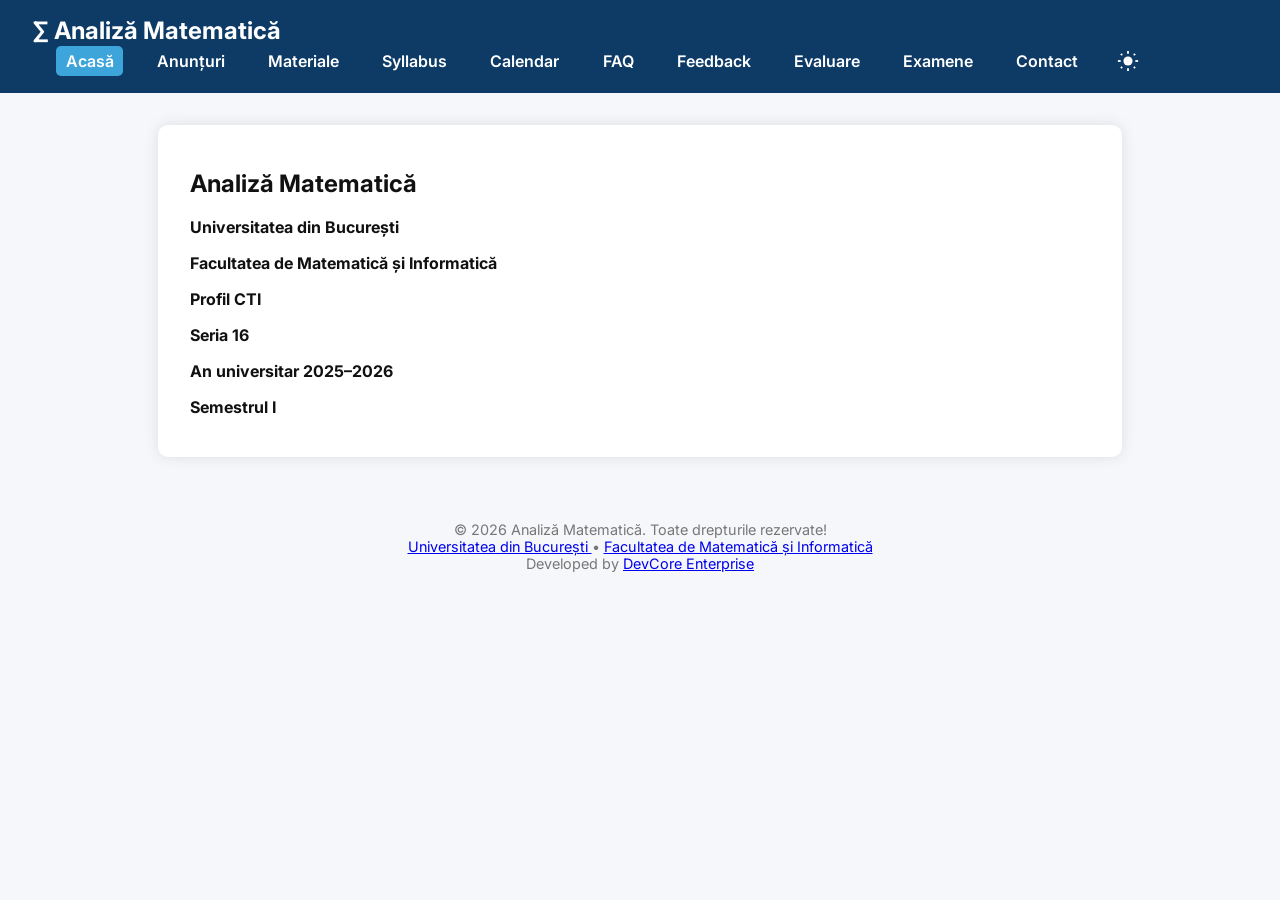
<file: index.html>
<!DOCTYPE html>
<html lang="ro">
<head>
  <meta charset="UTF-8" />
  <meta name="viewport" content="width=device-width, initial-scale=1" />
  
  <link href="https://fonts.googleapis.com/css2?family=Inter&display=swap" rel="stylesheet" />
  <link rel="stylesheet" href="styles.css" />

  <title>Analiza Matematică | Resurse, Cursuri și Materiale</title>
  <meta name="description" content="Portalul oficial pentru Analiza Matematică. Resurse, cursuri, materiale și suport academic pentru studenți." />
  <link rel="canonical" href="https://analizamatematica.site/" />
  <meta property="og:title" content="Analiza Matematică | Resurse, Cursuri și Materiale" />
  <meta property="og:description" content="Portalul oficial pentru Analiza Matematică. Resurse, cursuri, materiale și suport academic pentru studenți." />
  <meta property="og:url" content="https://analizamatematica.site/" />
  <meta property="og:type" content="website" />
  <meta property="og:site_name" content="Analiza Matematică" />
  <meta name="twitter:card" content="summary_large_image" />
  <meta name="twitter:title" content="Analiza Matematică | Resurse, Cursuri și Materiale" />
  <meta name="twitter:description" content="Portalul oficial pentru Analiza Matematică. Resurse, cursuri, materiale și suport academic pentru studenți." />
  <script type="application/ld+json">
  {
    "@context": "https://schema.org",
    "@type": "EducationalOrganization",
    "name": "Analiza Matematică",
    "url": "https://analizamatematica.site",
    "parentOrganization": {
      "@type": "Organization",
      "name": "DevCore Enterprise",
      "url": "https://devcore-enterprise.site"
    }
  }
  </script>

  <link rel="icon" type="image/png" href="favicon.png">
  <link rel="apple-touch-icon" href="apple-touch-icon.png">
</head>
<body>
  <header>
    <div class="logo">∑ Analiză Matematică</div>
    <nav>
      <a href="index.html" class="active">Acasă</a>
      <a href="anunturi.html">Anunțuri</a>
      <a href="materiale.html">Materiale</a>
      <a href="syllabus.html">Syllabus</a>
      <a href="calendar.html">Calendar</a>
      <a href="faq.html">FAQ</a>
      <a href="feedback.html">Feedback</a>
      <a href="evaluare.html">Evaluare</a>
      <a href="examene.html">Examene</a>
      <a href="contact.html">Contact</a>
      <button id="mode-toggle" aria-label="Toggle Light/Dark Mode">
        <svg class="mode-icon" viewBox="0 0 24 24" id="mode-icon" xmlns="http://www.w3.org/2000/svg">
          <path d="M21 12.79A9 9 0 0112.21 3a7 7 0 000 14 9 9 0 008.79-4.21z"/>
        </svg>
      </button>
    </nav>
  </header>

  <main>
    <section class="info container">
      <h1>Analiză Matematică</h1>
      <p><strong>Universitatea din București</strong></p>
      <p><strong>Facultatea de Matematică și Informatică</strong></p>
      <p><strong>Profil CTI</strong></p>
      <p><strong>Seria 16</strong></p>
      <p><strong>An universitar 2025–2026</strong></p>
      <p><strong>Semestrul I</strong></p>
    </section>
  </main>

<footer class="site-footer">
  <div class="footer-content">
    <div class="footer-left">
      © 2026 Analiză Matematică. Toate drepturile rezervate!
    </div>

    <div class="footer-links">
      <a href="https://www.unibuc.ro" target="_blank" rel="noopener noreferrer">
        Universitatea din București
      </a>
      <span>•</span>
      <a href="https://fmi.unibuc.ro" target="_blank" rel="noopener noreferrer">
        Facultatea de Matematică și Informatică
      </a>
    </div>

    <div class="footer-right">
      Developed by
      <a href="https://www.devcore-enterprise.site" target="_blank" rel="noopener noreferrer">
        DevCore Enterprise
      </a>
    </div>
  </div>
</footer>

<script src="script.js"></script>
</body>
</html>
</file>
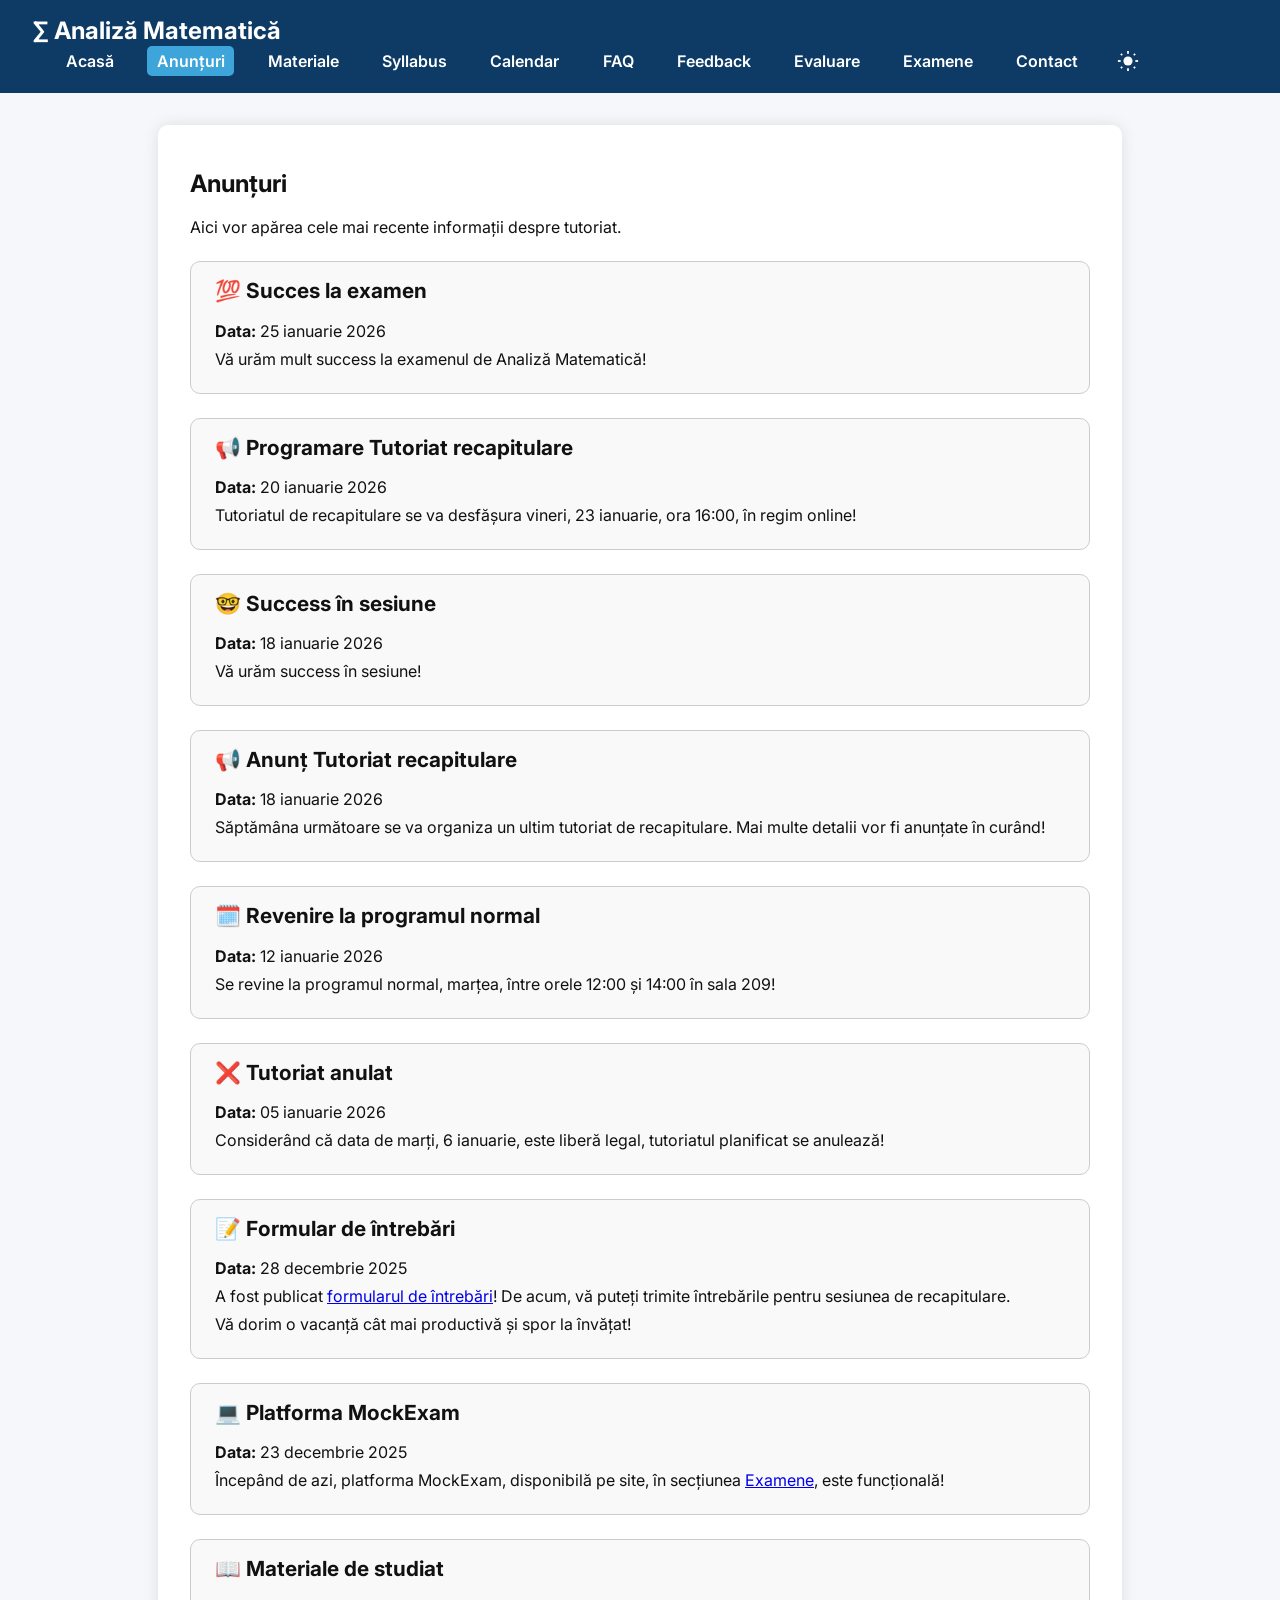
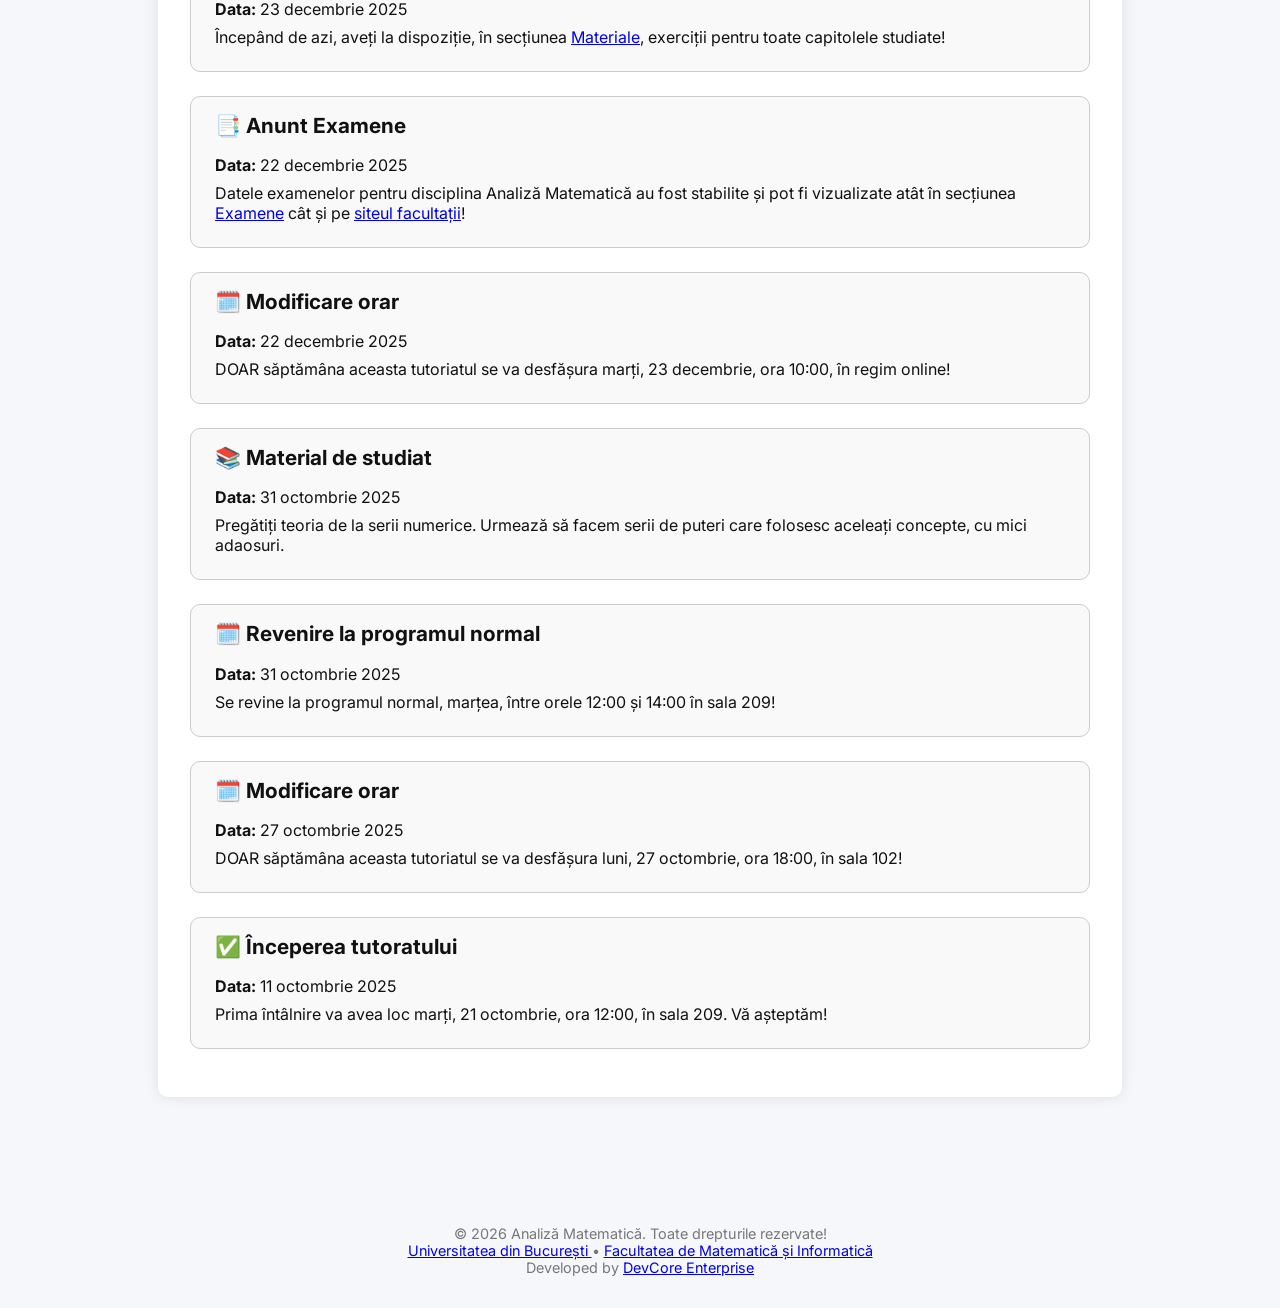
<file: anunturi.html>
<!DOCTYPE html>
<html lang="ro">
<head>
  <meta charset="UTF-8" />
  <meta name="viewport" content="width=device-width, initial-scale=1" />
  
  <link href="https://fonts.googleapis.com/css2?family=Inter&display=swap" rel="stylesheet" />
  <link rel="stylesheet" href="styles.css" />

  <title>Anunțuri | Analiza Matematică</title>
  <meta name="description" content="Fii la curent cu ultimele anunțuri, noutăți și programări pentru Analiza Matematică." />
  <link rel="canonical" href="https://analizamatematica.site/anunturi.html" />
  <meta property="og:title" content="Anunțuri | Analiza Matematică" />
  <meta property="og:description" content="Fii la curent cu ultimele anunțuri, noutăți și programări pentru Analiza Matematică." />
  <meta property="og:url" content="https://analizamatematica.site/anunturi.html" />
  <meta property="og:type" content="website" />
  <meta property="og:site_name" content="Analiza Matematică" />
  <meta name="twitter:card" content="summary_large_image" />
  <meta name="twitter:title" content="Anunțuri | Analiza Matematică" />
  <meta name="twitter:description" content="Fii la curent cu ultimele anunțuri, noutăți și programări pentru Analiza Matematică." />

  <link rel="icon" type="image/png" href="favicon.png">
  <link rel="apple-touch-icon" href="apple-touch-icon.png">
</head>
<body>
  <header>
    <div class="logo">∑ Analiză Matematică</div>
    <nav>
      <a href="index.html">Acasă</a>
      <a href="anunturi.html" class="active">Anunțuri</a>
      <a href="materiale.html">Materiale</a>
      <a href="syllabus.html">Syllabus</a>
      <a href="calendar.html">Calendar</a>
      <a href="faq.html">FAQ</a>
      <a href="feedback.html">Feedback</a>
      <a href="evaluare.html">Evaluare</a>
      <a href="examene.html">Examene</a>
      <a href="contact.html">Contact</a>
      <button id="mode-toggle" aria-label="Toggle Light/Dark Mode">
        <svg class="mode-icon" viewBox="0 0 24 24" id="mode-icon" xmlns="http://www.w3.org/2000/svg">
          <path d="M21 12.79A9 9 0 0112.21 3a7 7 0 000 14 9 9 0 008.79-4.21z"/>
        </svg>
      </button>
    </nav>
  </header>

  <main>
    <section class="container">
      <h1>Anunțuri</h1>
      <p>Aici vor apărea cele mai recente informații despre tutoriat.</p>

      <div class="announcement">
        <h2>💯 Succes la examen</h2>
        <p><strong>Data:</strong> 25 ianuarie 2026</p>
        <p>Vă urăm mult success la examenul de Analiză Matematică!</p>
      </div>


      <div class="announcement">
        <h2>📢 Programare Tutoriat recapitulare</h2>
        <p><strong>Data:</strong> 20 ianuarie 2026</p>
        <p>Tutoriatul de recapitulare se va desfășura vineri, 23 ianuarie, ora 16:00, în regim online!</p>
      </div>

      <div class="announcement">
        <h2>🤓 Success în sesiune</h2>
        <p><strong>Data:</strong> 18 ianuarie 2026</p>
        <p>Vă urăm success în sesiune!</p>
      </div>

      <div class="announcement">
        <h2>📢 Anunț Tutoriat recapitulare</h2>
        <p><strong>Data:</strong> 18 ianuarie 2026</p>
        <p>Săptămâna următoare se va organiza un ultim tutoriat de recapitulare. Mai multe detalii vor fi anunțate în curând!</p>
      </div>

      <div class="announcement">
        <h2>🗓️ Revenire la programul normal</h2>
        <p><strong>Data:</strong> 12 ianuarie 2026</p>
        <p>Se revine la programul normal, marțea, între orele 12:00 și 14:00 în sala 209!</p>
      </div>

      <div class="announcement">
        <h2>❌ Tutoriat anulat</h2>
        <p><strong>Data:</strong> 05 ianuarie 2026</p>
        <p>Considerând că data de marți, 6 ianuarie, este liberă legal, tutoriatul planificat se anulează!</p>
      </div>

      <div class="announcement">
        <h2>📝 Formular de întrebări</h2>
        <p><strong>Data:</strong> 28 decembrie 2025</p>
        <p>A fost publicat <a href="formular-intrebari.html">formularul de întrebări</a>! De acum, vă puteți trimite întrebările pentru sesiunea de recapitulare.</p>
        <p>Vă dorim o vacanță cât mai productivă și spor la învățat!</p>
      </div>

      <div class="announcement">
        <h2>💻 Platforma MockExam</h2>
        <p><strong>Data:</strong> 23 decembrie 2025</p>
        <p>Începând de azi, platforma MockExam, disponibilă pe site, în secțiunea <a href="examene.html">Examene</a>, este funcțională!</p>
      </div>

      <div class="announcement">
        <h2>📖 Materiale de studiat</h2>
        <p><strong>Data:</strong> 23 decembrie 2025</p>
        <p>Începând de azi, aveți la dispoziție, în secțiunea <a href="materiale.html">Materiale</a>, exerciții pentru toate capitolele studiate!</p>
      </div>

      <div class="announcement">
        <h2>📑 Anunt Examene</h2>
        <p><strong>Data:</strong> 22 decembrie 2025</p>
        <p>Datele examenelor pentru disciplina Analiză Matematică au fost stabilite și pot fi vizualizate atât în secțiunea <a href="examene.html">Examene</a> cât și pe <a href="https://fmi.unibuc.ro/examene/">siteul facultații</a>!</p>
      </div>

      <div class="announcement">
        <h2>🗓️ Modificare orar</h2>
        <p><strong>Data:</strong> 22 decembrie 2025</p>
        <p>DOAR săptămâna aceasta tutoriatul se va desfășura marți, 23 decembrie, ora 10:00, în regim online!</p>
      </div>

      <div class="announcement">
        <h2>📚 Material de studiat</h2>
        <p><strong>Data:</strong> 31 octombrie 2025</p>
        <p>Pregătiți teoria de la serii numerice. Urmează să facem serii de puteri care folosesc aceleați concepte, cu mici adaosuri.</p>
      </div>

      <div class="announcement">
        <h2>🗓️ Revenire la programul normal</h2>
        <p><strong>Data:</strong> 31 octombrie 2025</p>
        <p>Se revine la programul normal, marțea, între orele 12:00 și 14:00 în sala 209!</p>
      </div>

      <div class="announcement">
        <h2>🗓️ Modificare orar</h2>
        <p><strong>Data:</strong> 27 octombrie 2025</p>
        <p>DOAR săptămâna aceasta tutoriatul se va desfășura luni, 27 octombrie, ora 18:00, în sala 102!</p>
      </div>

      <div class="announcement">
        <h2>✅ Începerea tutoratului</h2>
        <p><strong>Data:</strong> 11 octombrie 2025</p>
        <p>Prima întâlnire va avea loc marți, 21 octombrie, ora 12:00, în sala 209. Vă așteptăm!</p>
      </div>

    </section>
  </main>

<footer>
<footer class="site-footer">
  <div class="footer-content">
    <div class="footer-left">
      © 2026 Analiză Matematică. Toate drepturile rezervate!
    </div>

    <div class="footer-links">
      <a href="https://www.unibuc.ro" target="_blank" rel="noopener noreferrer">
        Universitatea din București
      </a>
      <span>•</span>
      <a href="https://fmi.unibuc.ro" target="_blank" rel="noopener noreferrer">
        Facultatea de Matematică și Informatică
      </a>
    </div>

    <div class="footer-right">
      Developed by
      <a href="https://www.devcore-enterprise.site" target="_blank" rel="noopener noreferrer">
        DevCore Enterprise
      </a>
    </div>
  </div>
</footer>

<script src="script.js"></script>
</body>
</html>
</file>
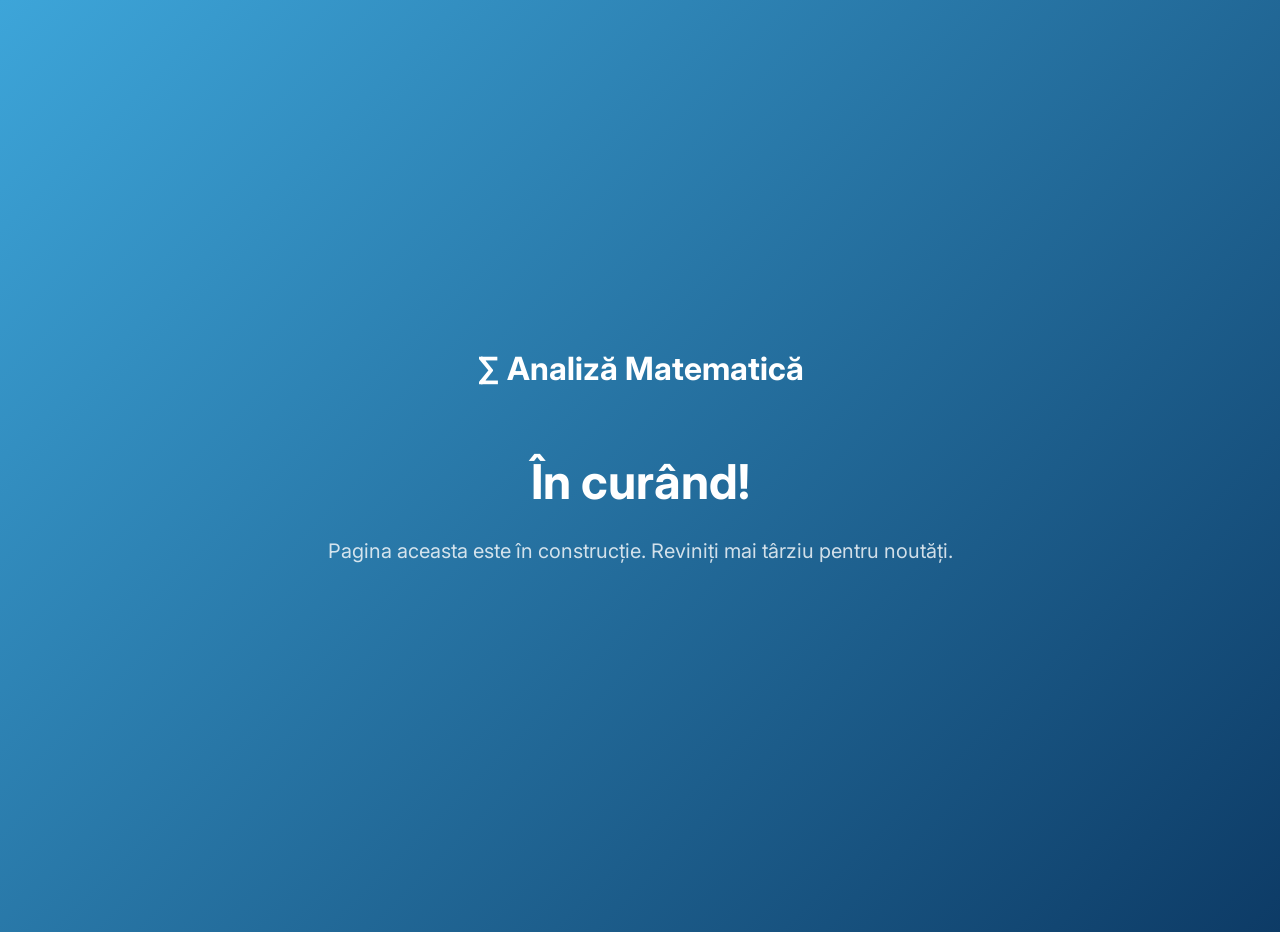
<file: coming-soon.html>
<!DOCTYPE html>
<html lang="ro">
<head>
  <meta charset="UTF-8" />
  <meta name="viewport" content="width=device-width, initial-scale=1" />
  
  <link href="https://fonts.googleapis.com/css2?family=Inter&display=swap" rel="stylesheet" />
  <style>
    body {
      font-family: 'Inter', sans-serif;
      background: linear-gradient(135deg, #3da5d9, #0d3b66);
      color: white;
      margin: 0;
      height: 100vh;
      display: flex;
      flex-direction: column;
      justify-content: center;
      align-items: center;
      text-align: center;
      padding: 1rem;
    }
    h1 {
      font-size: 3rem;
      margin-bottom: 0.5rem;
    }
    p {
      font-size: 1.25rem;
      opacity: 0.8;
    }
    .logo {
      font-weight: 700;
      font-size: 2rem;
      margin-bottom: 2rem;
      user-select: none;
    }
  </style>

  <title>În Curând | Analiza Matematică</title>
  <meta name="description" content="Pagină în construcție. Noi resurse vor fi adăugate curând." />
  <link rel="canonical" href="https://analizamatematica.site/coming-soon.html" />
  <meta property="og:title" content="În Curând | Analiza Matematică" />
  <meta property="og:description" content="Pagină în construcție. Noi resurse vor fi adăugate curând." />
  <meta property="og:url" content="https://analizamatematica.site/coming-soon.html" />
  <meta property="og:type" content="website" />
  <meta property="og:site_name" content="Analiza Matematică" />
  <meta name="twitter:card" content="summary_large_image" />
  <meta name="twitter:title" content="În Curând | Analiza Matematică" />
  <meta name="twitter:description" content="Pagină în construcție. Noi resurse vor fi adăugate curând." />

  <link rel="icon" type="image/png" href="favicon.png">
  <link rel="apple-touch-icon" href="apple-touch-icon.png">
</head>
<body>
  <div class="logo">∑ Analiză Matematică</div>
  <h1>În curând!</h1>
  <p>Pagina aceasta este în construcție. Reviniți mai târziu pentru noutăți.</p>
</body>
</html>
</file>
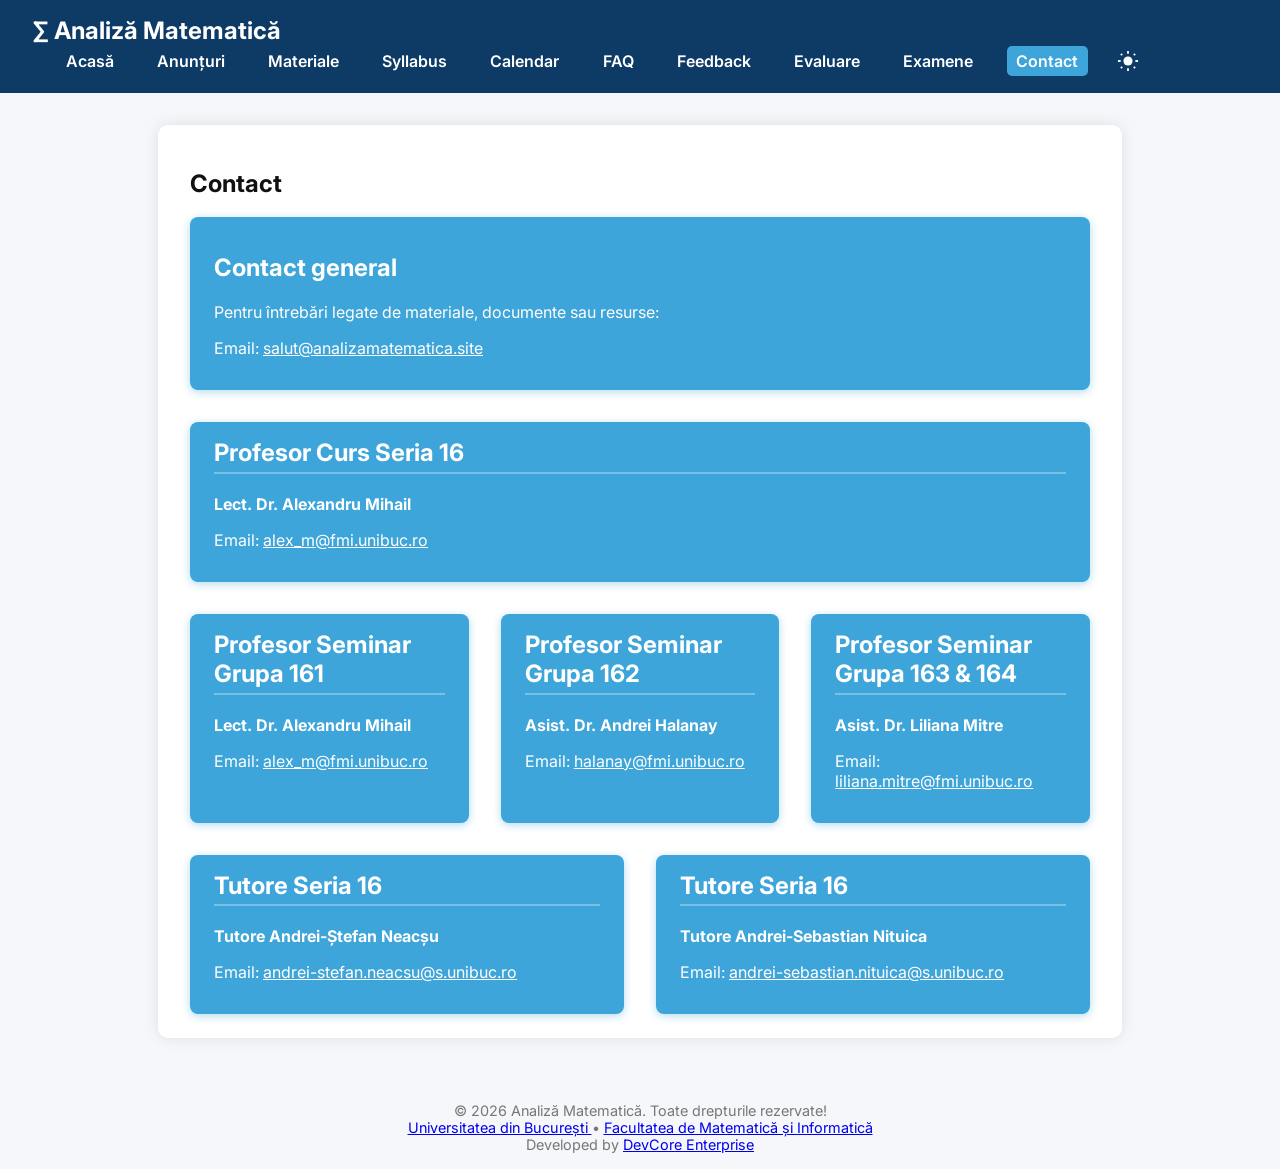
<file: contact.html>
<!DOCTYPE html>
<html lang="ro">
<head>
  <meta charset="UTF-8" />
  <meta name="viewport" content="width=device-width, initial-scale=1" />
  

  <link href="https://fonts.googleapis.com/css2?family=Inter&display=swap" rel="stylesheet" />
  <link rel="stylesheet" href="styles.css" />

  <title>Contact | Analiza Matematică</title>
  <meta name="description" content="Date de contact ale profesorilor și modalități de comunicare pentru Analiză Matematică." />
  <link rel="canonical" href="https://analizamatematica.site/contact.html" />
  <meta property="og:title" content="Contact | Analiza Matematică" />
  <meta property="og:description" content="Date de contact ale profesorilor și modalități de comunicare pentru Analiză Matematică." />
  <meta property="og:url" content="https://analizamatematica.site/contact.html" />
  <meta property="og:type" content="website" />
  <meta property="og:site_name" content="Analiza Matematică" />
  <meta name="twitter:card" content="summary_large_image" />
  <meta name="twitter:title" content="Contact | Analiza Matematică" />
  <meta name="twitter:description" content="Date de contact ale profesorilor și modalități de comunicare pentru Analiză Matematică." />

  <link rel="icon" type="image/png" href="favicon.png">
  <link rel="apple-touch-icon" href="apple-touch-icon.png">
</head>

<body>

<header>
  <div class="logo">∑ Analiză Matematică</div>

  <nav>
    <a href="index.html">Acasă</a>
    <a href="anunturi.html">Anunțuri</a>
    <a href="materiale.html">Materiale</a>
    <a href="syllabus.html">Syllabus</a>
    <a href="calendar.html">Calendar</a>
    <a href="faq.html">FAQ</a>
    <a href="feedback.html">Feedback</a>
    <a href="evaluare.html">Evaluare</a>
    <a href="examene.html">Examene</a>
    <a href="contact.html" class="active">Contact</a>

    <button id="mode-toggle" aria-label="Toggle Light/Dark Mode">
      <svg class="mode-icon" viewBox="0 0 24 24" id="mode-icon" xmlns="http://www.w3.org/2000/svg">
        <path d="M21 12.79A9 9 0 0112.21 3a7 7 0 000 14 9 9 0 008.79-4.21z"/>
      </svg>
    </button>

  </nav>
</header>

<main>

<section class="contact-section container">

<h1>Contact</h1>

<div class="general-contact">

  <h2>Contact general</h2>

  <p>
    Pentru întrebări legate de materiale, documente sau resurse:
  </p>

  <p>
    Email:
    <a href="mailto:salut@analizamatematica.site">
      salut@analizamatematica.site
    </a>
  </p>


</div>

<div class="contact-info">

  <div class="contact-row single">

    <div class="person">

      <h2>Profesor Curs Seria 16</h2>

      <p>
        <strong>Lect. Dr. Alexandru Mihail</strong>
      </p>

      <p>
        Email:
        <a href="mailto:alex_m@fmi.unibuc.ro">
          alex_m@fmi.unibuc.ro
        </a>
      </p>

    </div>

  </div>

  <div class="contact-row">

    <div class="person">

      <h2>Profesor Seminar Grupa 161</h2>

      <p>
        <strong>Lect. Dr. Alexandru Mihail</strong>
      </p>

      <p>
        Email:
        <a href="mailto:alex_m@fmi.unibuc.ro">
          alex_m@fmi.unibuc.ro
        </a>
      </p>

    </div>

    <div class="person">

      <h2>Profesor Seminar Grupa 162</h2>

      <p>
        <strong>Asist. Dr. Andrei Halanay</strong>
      </p>

      <p>
        Email:
        <a href="mailto:halanay@fmi.unibuc.ro">
          halanay@fmi.unibuc.ro
        </a>
      </p>

    </div>

    <div class="person">

      <h2>Profesor Seminar Grupa 163 & 164</h2>

      <p>
        <strong>Asist. Dr. Liliana Mitre</strong>
      </p>

      <p>
        Email:
        <a href="mailto:liliana.mitre@fmi.unibuc.ro">
          liliana.mitre@fmi.unibuc.ro
        </a>
      </p>

    </div>

  </div>

  <div class="contact-row">

    <div class="person">

      <h2>Tutore Seria 16</h2>

      <p>
        <strong>Tutore Andrei-Ștefan Neacșu</strong>
      </p>

      <p>
        Email:
        <a href="mailto:andrei-stefan.neacsu@s.unibuc.ro">
          andrei-stefan.neacsu@s.unibuc.ro
        </a>
      </p>

    </div>

    <div class="person">

      <h2>Tutore Seria 16</h2>

      <p>
        <strong>Tutore Andrei-Sebastian Nituica</strong>
      </p>

      <p>
        Email:
        <a href="mailto:andrei-sebastian.nituica@s.unibuc.ro">
          andrei-sebastian.nituica@s.unibuc.ro
        </a>
      </p>

    </div>

  </div>

</div>

</section>

</main>

<footer class="site-footer">

<div class="footer-content">

<div class="footer-left">
© 2026 Analiză Matematică. Toate drepturile rezervate!
</div>

<div class="footer-links">

<a href="https://www.unibuc.ro" target="_blank" rel="noopener noreferrer">
Universitatea din București
</a>

<span>•</span>

<a href="https://fmi.unibuc.ro" target="_blank" rel="noopener noreferrer">
Facultatea de Matematică și Informatică
</a>

</div>

<div class="footer-right">

Developed by

<a href="https://www.devcore-enterprise.site" target="_blank" rel="noopener noreferrer">
DevCore Enterprise
</a>

</div>

</div>

</footer>

<script src="script.js"></script>

</body>
</html>
</file>
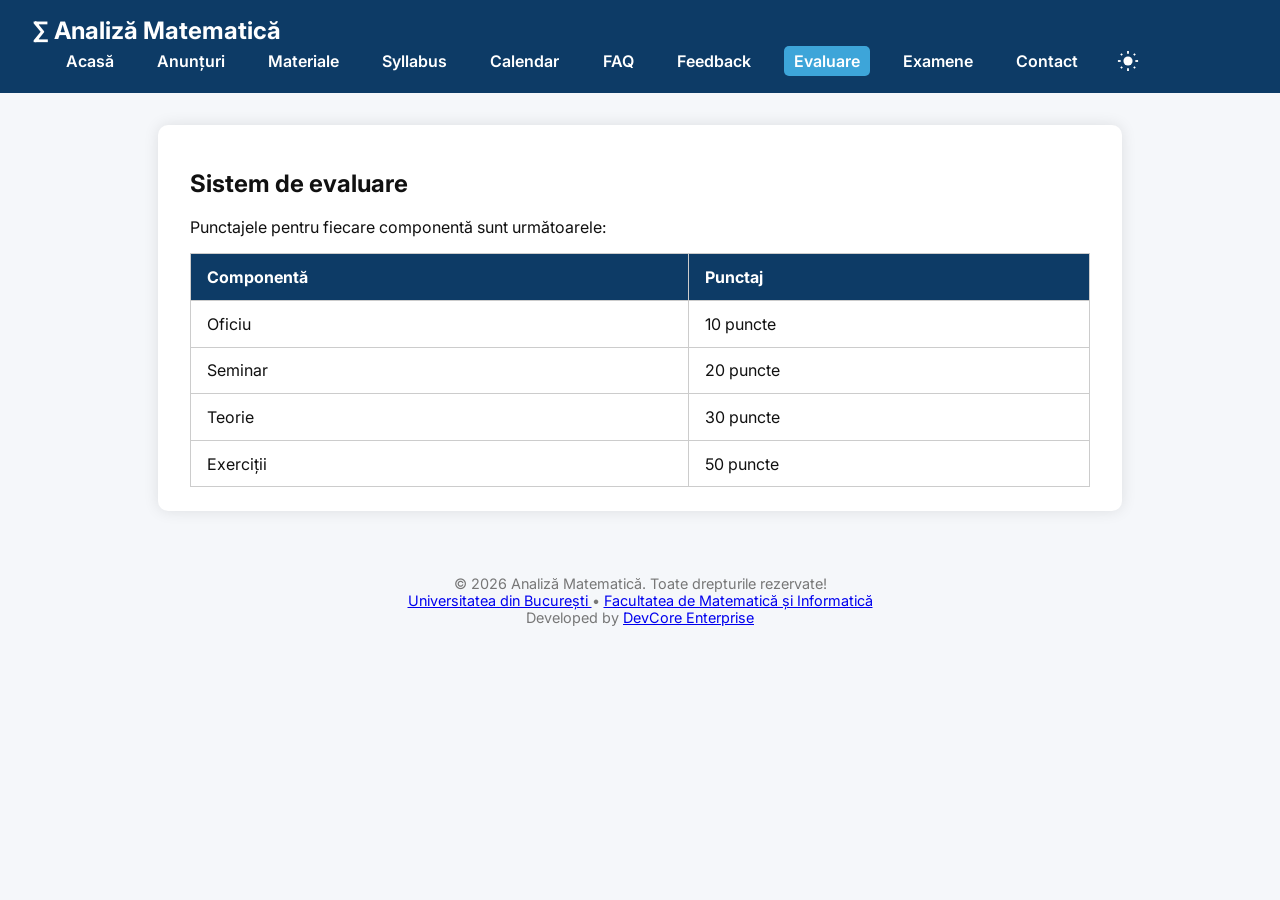
<file: evaluare.html>
<!DOCTYPE html>
<html lang="ro">
<head>
  <meta charset="UTF-8" />
  <meta name="viewport" content="width=device-width, initial-scale=1" />
  
  <link href="https://fonts.googleapis.com/css2?family=Inter&display=swap" rel="stylesheet" />
  <link rel="stylesheet" href="styles.css" />

  <title>Evaluare și Notare | Analiza Matematică</title>
  <meta name="description" content="Informații despre criteriile de evaluare, punctaje și notarea la Analiză Matematică." />
  <link rel="canonical" href="https://analizamatematica.site/evaluare.html" />
  <meta property="og:title" content="Evaluare și Notare | Analiza Matematică" />
  <meta property="og:description" content="Informații despre criteriile de evaluare, punctaje și notarea la Analiză Matematică." />
  <meta property="og:url" content="https://analizamatematica.site/evaluare.html" />
  <meta property="og:type" content="website" />
  <meta property="og:site_name" content="Analiza Matematică" />
  <meta name="twitter:card" content="summary_large_image" />
  <meta name="twitter:title" content="Evaluare și Notare | Analiza Matematică" />
  <meta name="twitter:description" content="Informații despre criteriile de evaluare, punctaje și notarea la Analiză Matematică." />

  <link rel="icon" type="image/png" href="favicon.png">
  <link rel="apple-touch-icon" href="apple-touch-icon.png">
</head>
<body>
  <header>
    <div class="logo">∑ Analiză Matematică</div>
    <nav>
      <a href="index.html">Acasă</a>
      <a href="anunturi.html">Anunțuri</a>
      <a href="materiale.html">Materiale</a>
      <a href="syllabus.html">Syllabus</a>
      <a href="calendar.html">Calendar</a>
      <a href="faq.html">FAQ</a>
      <a href="feedback.html">Feedback</a>
      <a href="evaluare.html" class="active">Evaluare</a>
      <a href="examene.html">Examene</a>
      <a href="contact.html">Contact</a>
      <button id="mode-toggle" aria-label="Toggle Light/Dark Mode">
        <svg class="mode-icon" viewBox="0 0 24 24" id="mode-icon" xmlns="http://www.w3.org/2000/svg">
          <path d="M21 12.79A9 9 0 0112.21 3a7 7 0 000 14 9 9 0 008.79-4.21z"/>
        </svg>
      </button>
    </nav>
  </header>

  <main>
    <section class="container">
      <h1>Sistem de evaluare</h1>
      <p>Punctajele pentru fiecare componentă sunt următoarele:</p>
      <table>
        <thead>
          <tr>
            <th>Componentă</th>
            <th>Punctaj</th>
          </tr>
        </thead>
        <tbody>
	  <tr>
            <td>Oficiu</td>
            <td>10 puncte</td>
          </tr>
	  <tr>
            <td>Seminar</td>
            <td>20 puncte</td>
          </tr>
          <tr>
            <td>Teorie</td>
            <td>30 puncte</td>
          </tr>
          <tr>
            <td>Exerciții</td>
            <td>50 puncte</td>
          </tr>
        </tbody>
      </table>
    </section>
  </main>

<footer class="site-footer">
  <div class="footer-content">
    <div class="footer-left">
      © 2026 Analiză Matematică. Toate drepturile rezervate!
    </div>

    <div class="footer-links">
      <a href="https://www.unibuc.ro" target="_blank" rel="noopener noreferrer">
        Universitatea din București
      </a>
      <span>•</span>
      <a href="https://fmi.unibuc.ro" target="_blank" rel="noopener noreferrer">
        Facultatea de Matematică și Informatică
      </a>
    </div>

    <div class="footer-right">
      Developed by
      <a href="https://www.devcore-enterprise.site" target="_blank" rel="noopener noreferrer">
        DevCore Enterprise
      </a>
    </div>
  </div>
</footer>

<script src="script.js"></script>
</body>
</html>
</file>
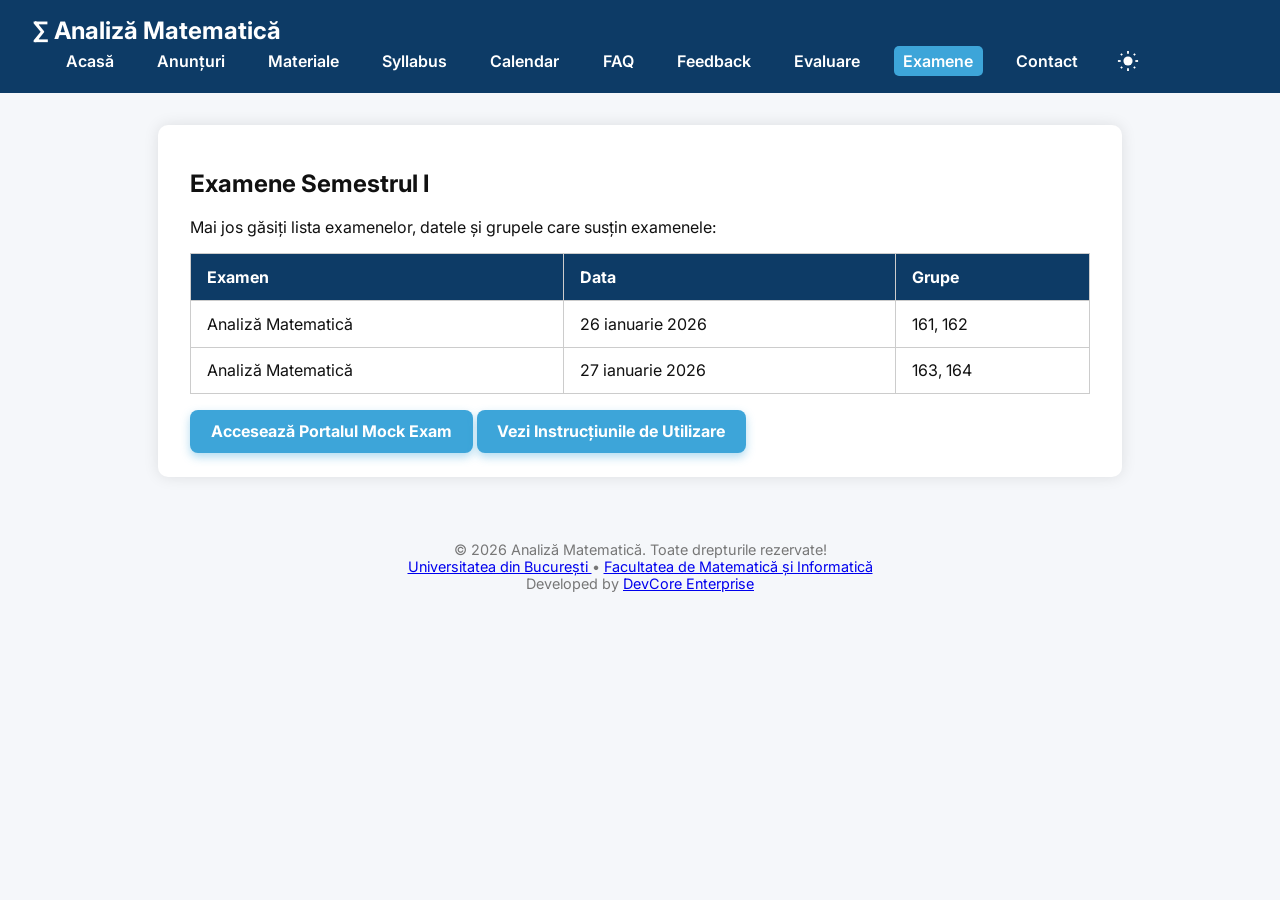
<file: examene.html>
<!DOCTYPE html>
<html lang="ro">
<head>
  <meta charset="UTF-8" />
  <meta name="viewport" content="width=device-width, initial-scale=1" />
  
  <link href="https://fonts.googleapis.com/css2?family=Inter&display=swap" rel="stylesheet" />
  <link rel="stylesheet" href="styles.css" />

  <title>Examene și Colocvii | Analiza Matematică</title>
  <meta name="description" content="Informații, regulamente și resurse pentru examenele de Analiză Matematică." />
  <link rel="canonical" href="https://analizamatematica.site/examene.html" />
  <meta property="og:title" content="Examene și Colocvii | Analiza Matematică" />
  <meta property="og:description" content="Informații, regulamente și resurse pentru examenele de Analiză Matematică." />
  <meta property="og:url" content="https://analizamatematica.site/examene.html" />
  <meta property="og:type" content="website" />
  <meta property="og:site_name" content="Analiza Matematică" />
  <meta name="twitter:card" content="summary_large_image" />
  <meta name="twitter:title" content="Examene și Colocvii | Analiza Matematică" />
  <meta name="twitter:description" content="Informații, regulamente și resurse pentru examenele de Analiză Matematică." />

  <link rel="icon" type="image/png" href="favicon.png">
  <link rel="apple-touch-icon" href="apple-touch-icon.png">
</head>
<body>
  <header>
    <div class="logo">∑ Analiză Matematică</div>
    <nav>
      <a href="index.html">Acasă</a>
      <a href="anunturi.html">Anunțuri</a>
      <a href="materiale.html">Materiale</a>
      <a href="syllabus.html">Syllabus</a>
      <a href="calendar.html">Calendar</a>
      <a href="faq.html">FAQ</a>
      <a href="feedback.html">Feedback</a>
      <a href="evaluare.html">Evaluare</a>
      <a href="examene.html" class="active">Examene</a>
      <a href="contact.html">Contact</a>
      <button id="mode-toggle" aria-label="Toggle Light/Dark Mode">
        <svg class="mode-icon" viewBox="0 0 24 24" id="mode-icon" xmlns="http://www.w3.org/2000/svg">
          <path d="M21 12.79A9 9 0 0112.21 3a7 7 0 000 14 9 9 0 008.79-4.21z"/>
        </svg>
      </button>
    </nav>
  </header>

  <main>
    <section class="container">
      <h1>Examene Semestrul I</h1>
      <p>Mai jos găsiți lista examenelor, datele și grupele care susțin examenele:</p>
      <table>
        <thead>
          <tr>
            <th>Examen</th>
            <th>Data</th>
            <th>Grupe</th>
          </tr>
        </thead>
        <tbody>
          <tr>
            <td>Analiză Matematică</td>
            <td>26 ianuarie 2026</td>
            <td>161, 162</td>
          </tr>
          <tr>
            <td>Analiză Matematică</td>
            <td>27 ianuarie 2026</td>
            <td>163, 164</td>
          </tr>
        </tbody>
      </table>

      <a href="mock-exam.html" class="drive-button" target="_blank">
        Accesează Portalul Mock Exam
      </a>
      <a href="instructiuni-de-utilizare.html" class="drive-button" target="_blank">
        Vezi Instrucțiunile de Utilizare
      </a>
    </section>
  </main>

<footer class="site-footer">
  <div class="footer-content">
    <div class="footer-left">
      © 2026 Analiză Matematică. Toate drepturile rezervate!
    </div>

    <div class="footer-links">
      <a href="https://www.unibuc.ro" target="_blank" rel="noopener noreferrer">
        Universitatea din București
      </a>
      <span>•</span>
      <a href="https://fmi.unibuc.ro" target="_blank" rel="noopener noreferrer">
        Facultatea de Matematică și Informatică
      </a>
    </div>

    <div class="footer-right">
      Developed by
      <a href="https://www.devcore-enterprise.site" target="_blank" rel="noopener noreferrer">
        DevCore Enterprise
      </a>
    </div>
  </div>
</footer>

<script src="script.js"></script>
</body>
</html>
</file>
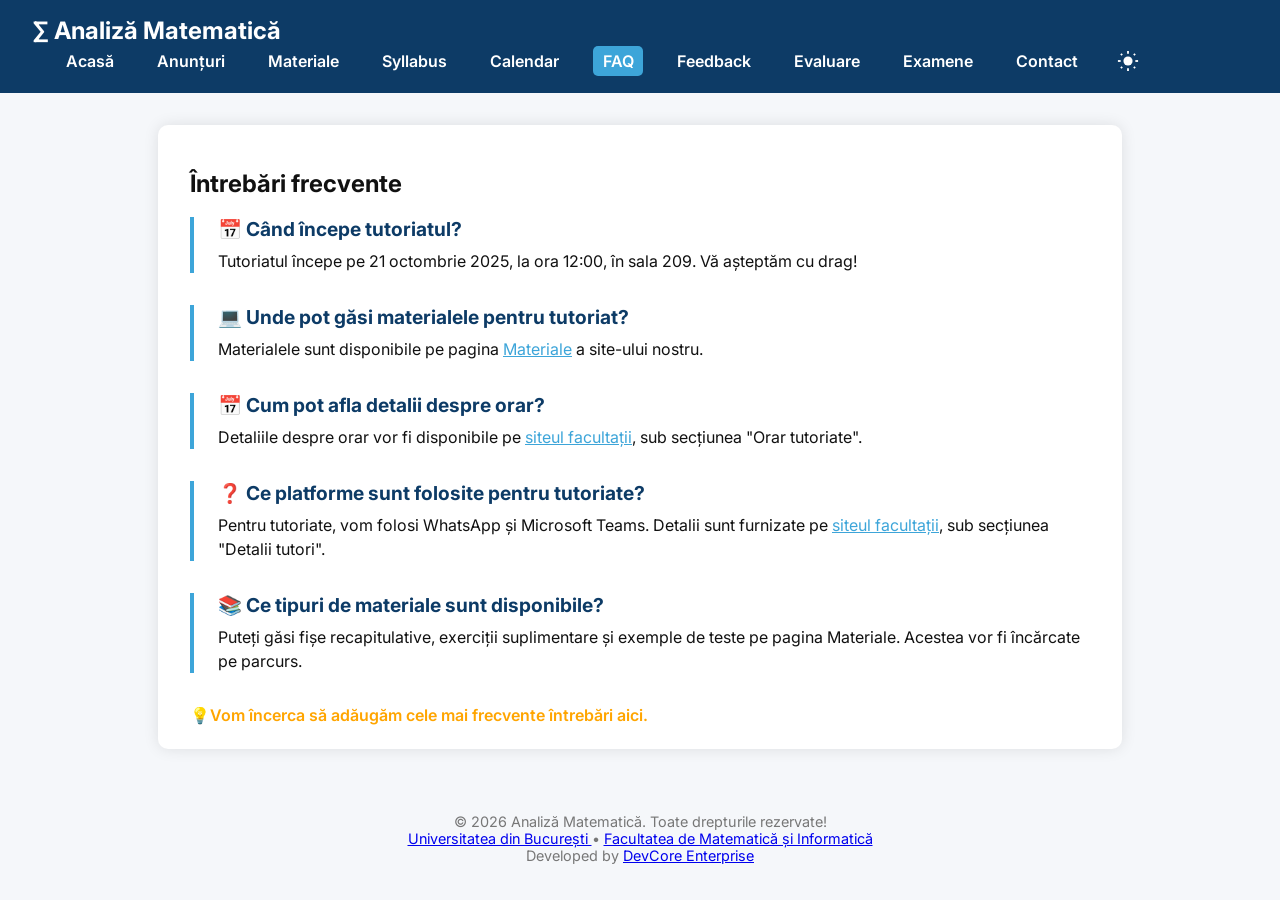
<file: faq.html>
<!DOCTYPE html>
<html lang="ro">
<head>
  <meta charset="UTF-8" />
  <meta name="viewport" content="width=device-width, initial-scale=1" />
  
  <link href="https://fonts.googleapis.com/css2?family=Inter&display=swap" rel="stylesheet" />
  <link rel="stylesheet" href="styles.css" />

  <title>Întrebări Frecvente (FAQ) | Analiza Matematică</title>
  <meta name="description" content="Răspunsuri la cele mai frecvente întrebări despre cursul de Analiză Matematică." />
  <link rel="canonical" href="https://analizamatematica.site/faq.html" />
  <meta property="og:title" content="Întrebări Frecvente (FAQ) | Analiza Matematică" />
  <meta property="og:description" content="Răspunsuri la cele mai frecvente întrebări despre cursul de Analiză Matematică." />
  <meta property="og:url" content="https://analizamatematica.site/faq.html" />
  <meta property="og:type" content="website" />
  <meta property="og:site_name" content="Analiza Matematică" />
  <meta name="twitter:card" content="summary_large_image" />
  <meta name="twitter:title" content="Întrebări Frecvente (FAQ) | Analiza Matematică" />
  <meta name="twitter:description" content="Răspunsuri la cele mai frecvente întrebări despre cursul de Analiză Matematică." />

  <link rel="icon" type="image/png" href="favicon.png">
  <link rel="apple-touch-icon" href="apple-touch-icon.png">
</head>
<body>
  <header>
    <div class="logo">∑ Analiză Matematică</div>
    <nav>
      <a href="index.html">Acasă</a>
      <a href="anunturi.html">Anunțuri</a>
      <a href="materiale.html">Materiale</a>
      <a href="syllabus.html">Syllabus</a>
      <a href="calendar.html">Calendar</a>
      <a href="faq.html" class="active">FAQ</a>
      <a href="feedback.html">Feedback</a>
      <a href="evaluare.html">Evaluare</a>
      <a href="examene.html">Examene</a>
      <a href="contact.html">Contact</a>
      <button id="mode-toggle" aria-label="Toggle Light/Dark Mode">
        <svg class="mode-icon" viewBox="0 0 24 24" id="mode-icon" xmlns="http://www.w3.org/2000/svg">
          <path d="M21 12.79A9 9 0 0112.21 3a7 7 0 000 14 9 9 0 008.79-4.21z"/>
        </svg>
      </button>
    </nav>
  </header>

  <main>
    <section class="container">
      <h1>Întrebări frecvente</h1>

      <div class="faq">
        <div class="faq-item">
          <h3 class="question">📅 Când începe tutoriatul?</h3>
          <p class="answer">Tutoriatul începe pe 21 octombrie 2025, la ora 12:00, în sala 209. Vă așteptăm cu drag!</p>
        </div>

        <div class="faq-item">
          <h3 class="question">💻 Unde pot găsi materialele pentru tutoriat?</h3>
          <p class="answer">Materialele sunt disponibile pe pagina <a href="materiale.html">Materiale</a> a site-ului nostru.</p>
        </div>

        <div class="faq-item">
          <h3 class="question">📅 Cum pot afla detalii despre orar?</h3>
          <p class="answer">Detaliile despre orar vor fi disponibile pe <a href="https://fmi.unibuc.ro/orar/">siteul facultații</a>, sub secțiunea "Orar tutoriate".</p>
        </div>

        <div class="faq-item">
          <h3 class="question">❓ Ce platforme sunt folosite pentru tutoriate?</h3>
          <p class="answer">Pentru tutoriate, vom folosi WhatsApp și Microsoft Teams. Detalii sunt furnizate pe <a href="https://fmi.unibuc.ro/orar/">siteul facultații</a>, sub secțiunea "Detalii tutori".</p>
        </div>

        <div class="faq-item">
          <h3 class="question">📚 Ce tipuri de materiale sunt disponibile?</h3>
          <p class="answer">Puteți găsi fișe recapitulative, exerciții suplimentare și exemple de teste pe pagina Materiale. Acestea vor fi încărcate pe parcurs.</p>
        </div>
      </div>

      <div class="note">
        <span class="idea-symbol">💡</span>
        Vom încerca să adăugăm cele mai frecvente întrebări aici.
      </div>

    </section>
  </main>

<footer class="site-footer">
  <div class="footer-content">
    <div class="footer-left">
      © 2026 Analiză Matematică. Toate drepturile rezervate!
    </div>

    <div class="footer-links">
      <a href="https://www.unibuc.ro" target="_blank" rel="noopener noreferrer">
        Universitatea din București
      </a>
      <span>•</span>
      <a href="https://fmi.unibuc.ro" target="_blank" rel="noopener noreferrer">
        Facultatea de Matematică și Informatică
      </a>
    </div>

    <div class="footer-right">
      Developed by
      <a href="https://www.devcore-enterprise.site" target="_blank" rel="noopener noreferrer">
        DevCore Enterprise
      </a>
    </div>
  </div>
</footer>

<script src="script.js"></script>
</body>
</html>
</file>
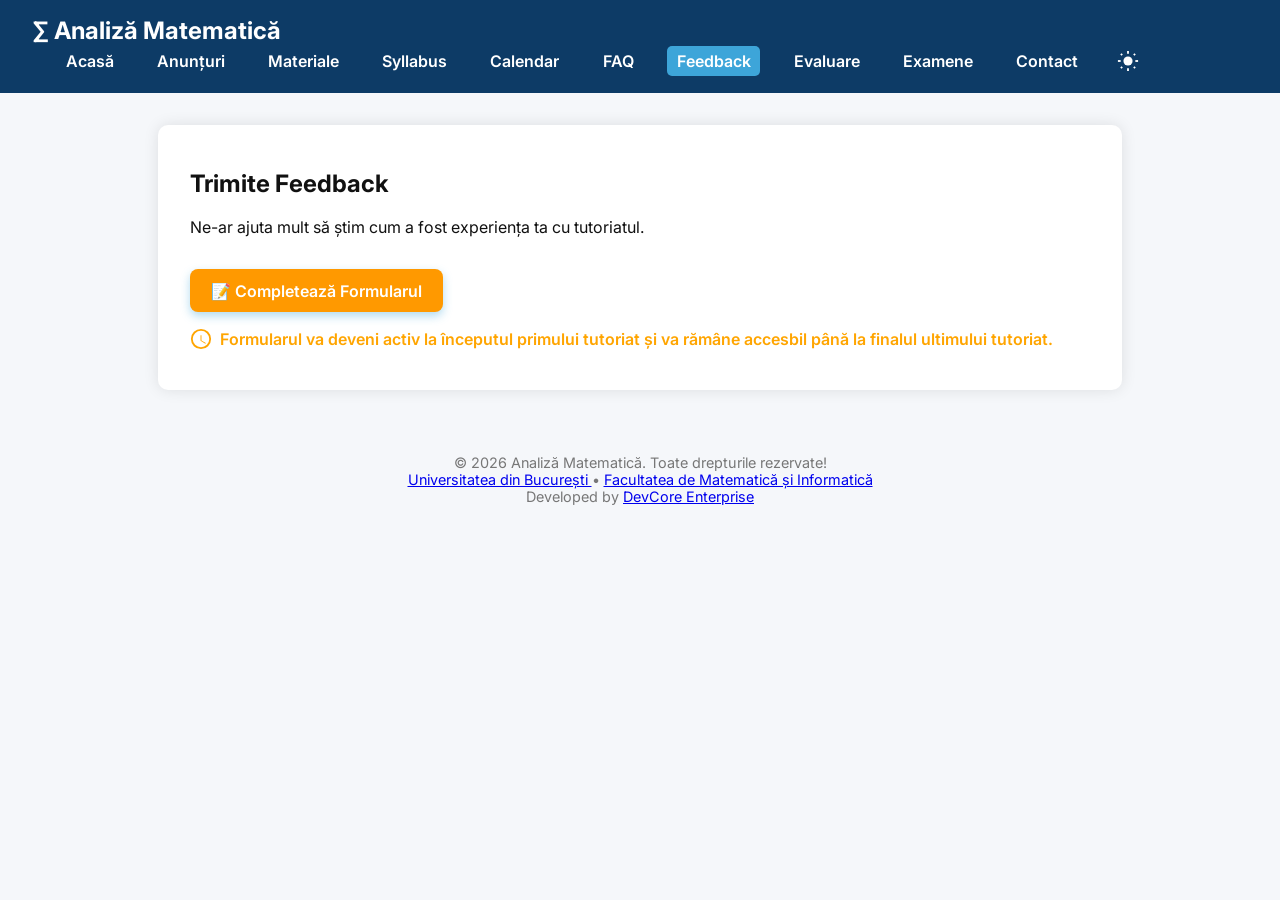
<file: feedback.html>
<!DOCTYPE html>
<html lang="ro">
<head>
  <meta charset="UTF-8" />
  <meta name="viewport" content="width=device-width, initial-scale=1" />
  
  <link href="https://fonts.googleapis.com/css2?family=Inter&display=swap" rel="stylesheet" />
  <link rel="stylesheet" href="styles.css" />

  <title>Feedback | Analiza Matematică</title>
  <meta name="description" content="Oferă feedback anonim sau sugestii pentru îmbunătățirea activității academice." />
  <link rel="canonical" href="https://analizamatematica.site/feedback.html" />
  <meta property="og:title" content="Feedback | Analiza Matematică" />
  <meta property="og:description" content="Oferă feedback anonim sau sugestii pentru îmbunătățirea activității academice." />
  <meta property="og:url" content="https://analizamatematica.site/feedback.html" />
  <meta property="og:type" content="website" />
  <meta property="og:site_name" content="Analiza Matematică" />
  <meta name="twitter:card" content="summary_large_image" />
  <meta name="twitter:title" content="Feedback | Analiza Matematică" />
  <meta name="twitter:description" content="Oferă feedback anonim sau sugestii pentru îmbunătățirea activității academice." />

  <link rel="icon" type="image/png" href="favicon.png">
  <link rel="apple-touch-icon" href="apple-touch-icon.png">
</head>
<body>
  <header>
    <div class="logo">∑ Analiză Matematică</div>
    <nav>
      <a href="index.html">Acasă</a>
      <a href="anunturi.html">Anunțuri</a>
      <a href="materiale.html">Materiale</a>
      <a href="syllabus.html">Syllabus</a>
      <a href="calendar.html">Calendar</a>
      <a href="faq.html">FAQ</a>
      <a href="feedback.html" class="active">Feedback</a>
      <a href="evaluare.html">Evaluare</a>
      <a href="examene.html">Examene</a>
      <a href="contact.html">Contact</a>
      <button id="mode-toggle" aria-label="Toggle Light/Dark Mode">
        <svg class="mode-icon" viewBox="0 0 24 24" id="mode-icon" xmlns="http://www.w3.org/2000/svg">
          <path d="M21 12.79A9 9 0 0112.21 3a7 7 0 000 14 9 9 0 008.79-4.21z"/>
        </svg>
      </button>
    </nav>
  </header>

  <main>
    <section class="container">
      <h1>Trimite Feedback</h1>
      <p>Ne-ar ajuta mult să știm cum a fost experiența ta cu tutoriatul.</p>

      <a href="https://docs.google.com/forms/d/e/1FAIpQLSezr8K9ZxiV_FN7sfBxWNkTLvm-NsHT4Z3Ym3zoWX-tgFQV-g/viewform" target="_blank" class="feedback-button">
        📝 Completează Formularul
      </a>

      <p class="note">
        <svg xmlns="http://www.w3.org/2000/svg" fill="orange" viewBox="0 0 24 24" width="22" height="22" style="margin-right: 0.5rem;">
          <path d="M12 1a11 11 0 1 0 11 11A11.013 11.013 0 0 0 12 1zm0 20a9 9 0 1 1 9-9 9.01 9.01 0 0 1-9 9zm.5-13h-1v6l5.25 3.15.5-.84-4.75-2.81z"/>
        </svg>
        Formularul va deveni activ la începutul primului tutoriat și va rămâne accesbil până la finalul ultimului tutoriat.
      </p>
    </section>
  </main>

<footer class="site-footer">
  <div class="footer-content">
    <div class="footer-left">
      © 2026 Analiză Matematică. Toate drepturile rezervate!
    </div>

    <div class="footer-links">
      <a href="https://www.unibuc.ro" target="_blank" rel="noopener noreferrer">
        Universitatea din București
      </a>
      <span>•</span>
      <a href="https://fmi.unibuc.ro" target="_blank" rel="noopener noreferrer">
        Facultatea de Matematică și Informatică
      </a>
    </div>

    <div class="footer-right">
      Developed by
      <a href="https://www.devcore-enterprise.site" target="_blank" rel="noopener noreferrer">
        DevCore Enterprise
      </a>
    </div>
  </div>
</footer>

<script src="script.js"></script>
</body>
</html>
</file>
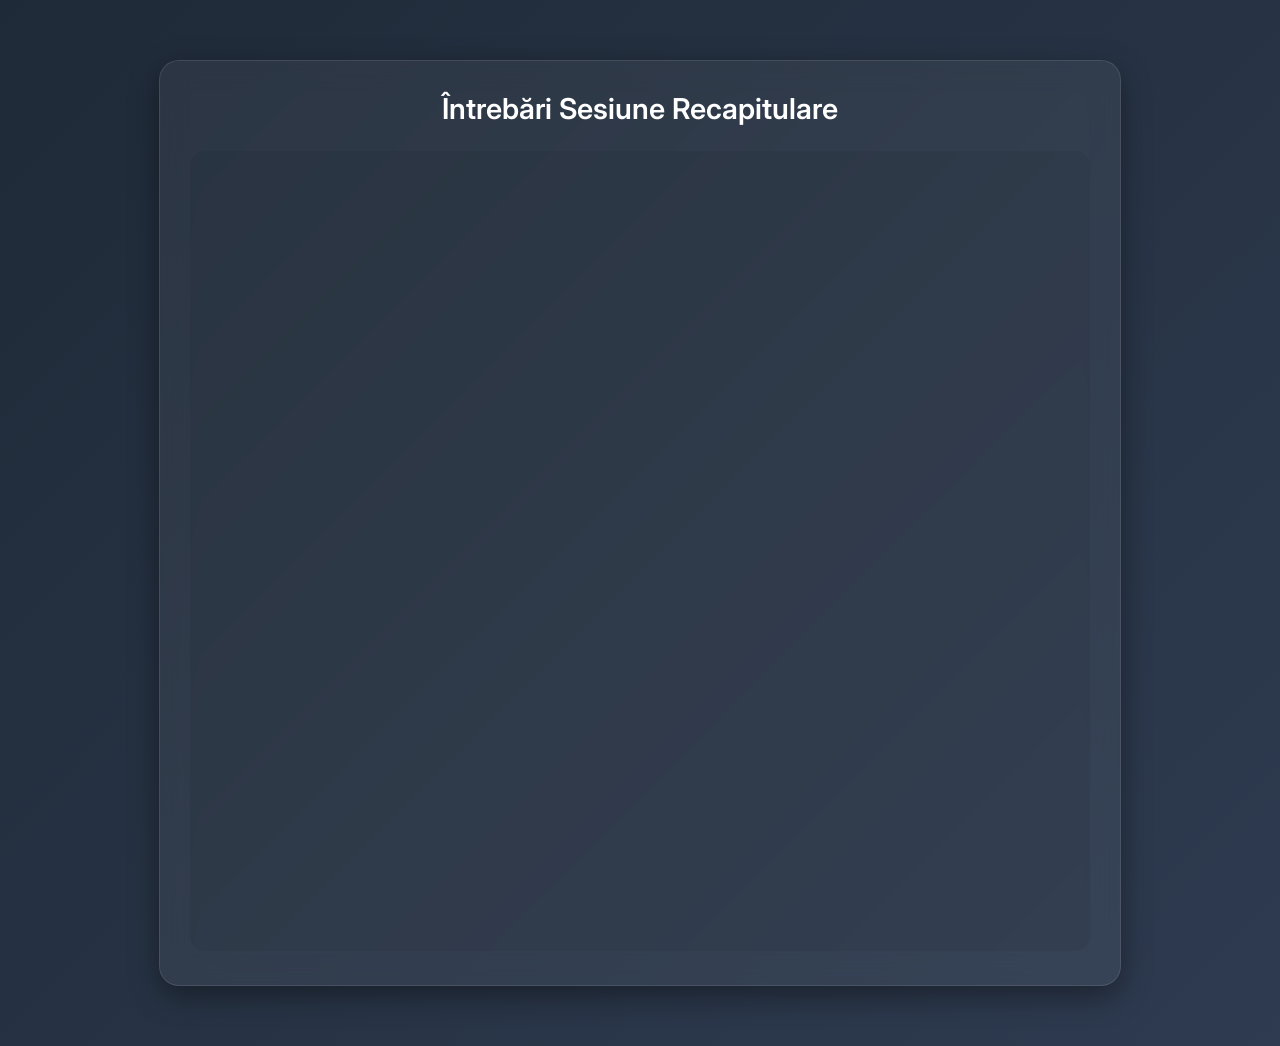
<file: formular-intrebari.html>
<!DOCTYPE html>
<html lang="ro">
<head>
  <meta charset="UTF-8" />
  <meta name="viewport" content="width=device-width, initial-scale=1" />
  
  <link href="https://fonts.googleapis.com/css2?family=Inter&display=swap" rel="stylesheet" />
  <style>
    body {
      margin: 0;
      font-family: 'Inter', sans-serif;
      background: linear-gradient(135deg, #1f2a38, #2e3b50);
      display: flex;
      justify-content: center;
      align-items: flex-start;
      padding: 60px 20px;
      color: #f0f0f0;
    }

    .form-container {
      width: 100%;
      max-width: 900px;
      background: rgba(255, 255, 255, 0.05); /* semi-transparent */
      backdrop-filter: blur(15px); /* efect glass */
      border-radius: 20px;
      box-shadow: 0 10px 30px rgba(0,0,0,0.4);
      overflow: hidden;
      padding: 30px;
      border: 1px solid rgba(255,255,255,0.1);
      transition: transform 0.2s ease, box-shadow 0.2s ease;
    }

    .form-container:hover {
      transform: translateY(-5px);
      box-shadow: 0 20px 50px rgba(0,0,0,0.5);
    }

    .header {
      text-align: center;
      font-size: 1.8rem;
      font-weight: 600;
      color: #ffffff;
      margin-bottom: 25px;
    }

    iframe {
      width: 100%;
      height: 800px;
      border: none;
      border-radius: 15px;
      background: rgba(0,0,0,0.05);
    }

    @media (max-width: 768px) {
      iframe {
        height: 650px;
      }
      .header {
        font-size: 1.5rem;
      }
    }
  </style>

  <title>Formular Întrebări | Analiza Matematică</title>
  <meta name="description" content="Trimite întrebări către cadrele didactice pentru sesiunile interactive." />
  <link rel="canonical" href="https://analizamatematica.site/formular-intrebari.html" />
  <meta property="og:title" content="Formular Întrebări | Analiza Matematică" />
  <meta property="og:description" content="Trimite întrebări către cadrele didactice pentru sesiunile interactive." />
  <meta property="og:url" content="https://analizamatematica.site/formular-intrebari.html" />
  <meta property="og:type" content="website" />
  <meta property="og:site_name" content="Analiza Matematică" />
  <meta name="twitter:card" content="summary_large_image" />
  <meta name="twitter:title" content="Formular Întrebări | Analiza Matematică" />
  <meta name="twitter:description" content="Trimite întrebări către cadrele didactice pentru sesiunile interactive." />

  <link rel="icon" type="image/png" href="favicon.png">
  <link rel="apple-touch-icon" href="apple-touch-icon.png">
</head>
<body>
  <div class="form-container">
    <div class="header">Întrebări Sesiune Recapitulare</div>
    <iframe
      src="https://docs.google.com/forms/d/e/1FAIpQLSew1h21hVQgX0a8rDF0lSS0QKbHSX4onrWdZ1vvgGvVkpkGlA/viewform?embedded=true"
      marginheight="0"
      marginwidth="0">
      Se încarcă…
    </iframe>
  </div>
</body>
</html>
</file>
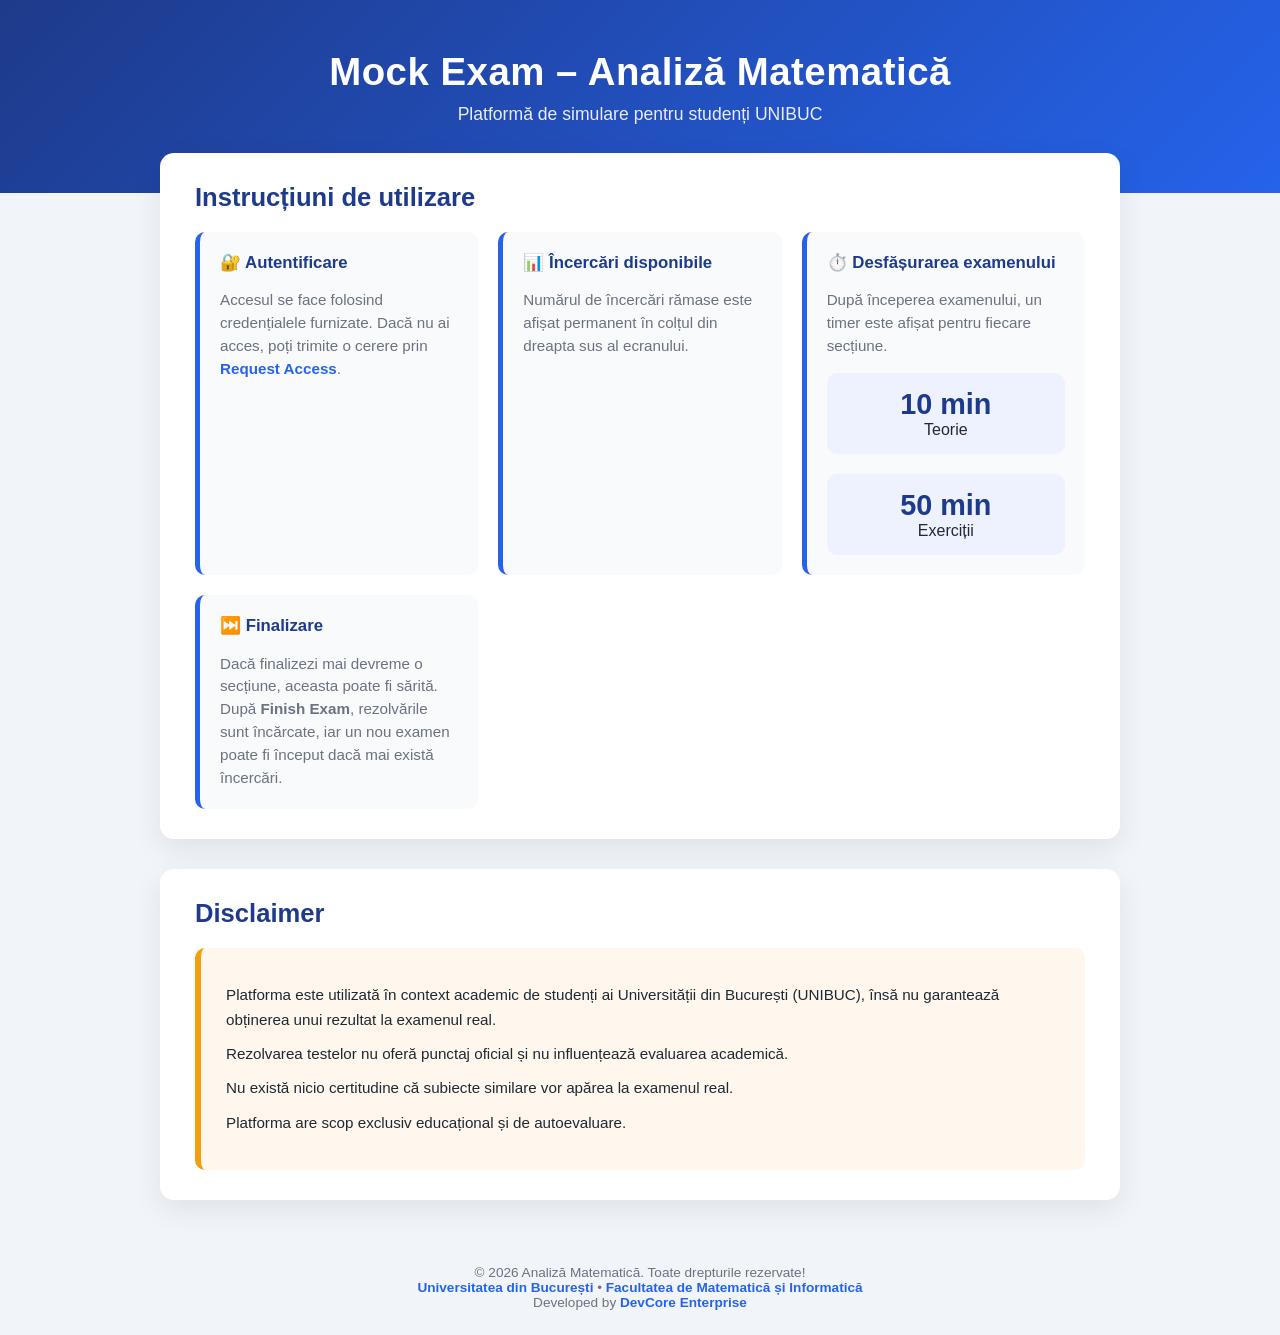
<file: instructiuni-de-utilizare.html>
<!DOCTYPE html>
<html lang="ro">
<head>
    <meta charset="UTF-8">
    
    <meta name="viewport" content="width=device-width, initial-scale=1.0">

    <style>
        :root {
            --primary: #1e3a8a;
            --secondary: #2563eb;
            --background: #f1f5f9;
            --card-bg: #ffffff;
            --text: #1f2933;
            --muted: #6b7280;
            --warning-bg: #fff7ed;
            --warning-border: #f59e0b;
        }

        * {
            box-sizing: border-box;
        }

        body {
            margin: 0;
            font-family: "Segoe UI", Roboto, Helvetica, Arial, sans-serif;
            background-color: var(--background);
            color: var(--text);
        }

        header {
            background: linear-gradient(135deg, var(--primary), var(--secondary));
            color: white;
            padding: 50px 20px;
            text-align: center;
        }

        header h1 {
            margin: 0;
            font-size: 2.4rem;
            letter-spacing: 0.5px;
        }

        header p {
            margin-top: 10px;
            font-size: 1.1rem;
            opacity: 0.9;
        }

        main {
            max-width: 1000px;
            margin: -40px auto 40px;
            padding: 0 20px;
        }

        .card {
            background-color: var(--card-bg);
            border-radius: 14px;
            padding: 30px 35px;
            box-shadow: 0 10px 30px rgba(0,0,0,0.08);
            margin-bottom: 30px;
        }

        .card h2 {
            margin-top: 0;
            margin-bottom: 20px;
            color: var(--primary);
            font-size: 1.6rem;
        }

        .steps {
            display: grid;
            grid-template-columns: repeat(auto-fit, minmax(260px, 1fr));
            gap: 20px;
        }

        .step {
            background-color: #f8fafc;
            border-radius: 10px;
            padding: 20px;
            border-left: 5px solid var(--secondary);
        }

        .step h3 {
            margin-top: 0;
            font-size: 1.05rem;
            color: var(--primary);
        }

        .step p {
            margin: 8px 0 0;
            font-size: 0.95rem;
            color: var(--muted);
            line-height: 1.5;
        }

        a {
            color: var(--secondary);
            font-weight: 600;
            text-decoration: none;
        }

        a:hover {
            text-decoration: underline;
        }

        .timer-box {
            display: flex;
            gap: 20px;
            margin-top: 15px;
            flex-wrap: wrap;
        }

        .timer {
            flex: 1;
            min-width: 200px;
            background: #eef2ff;
            border-radius: 10px;
            padding: 15px;
            text-align: center;
        }

        .timer span {
            display: block;
            font-size: 1.8rem;
            font-weight: bold;
            color: var(--primary);
        }

        .warning {
            background-color: var(--warning-bg);
            border-left: 6px solid var(--warning-border);
            border-radius: 10px;
            padding: 25px;
        }

        .warning p {
            margin: 10px 0;
            line-height: 1.6;
            font-size: 0.95rem;
        }

        footer {
            text-align: center;
            padding: 25px 15px;
            font-size: 0.85rem;
            color: var(--muted);
        }
    </style>

  <title>Instrucțiuni de Utilizare | Analiza Matematică</title>
  <meta name="description" content="Ghid de utilizare a platformei educaționale pentru Analiză Matematică." />
  <link rel="canonical" href="https://analizamatematica.site/instructiuni-de-utilizare.html" />
  <meta property="og:title" content="Instrucțiuni de Utilizare | Analiza Matematică" />
  <meta property="og:description" content="Ghid de utilizare a platformei educaționale pentru Analiză Matematică." />
  <meta property="og:url" content="https://analizamatematica.site/instructiuni-de-utilizare.html" />
  <meta property="og:type" content="website" />
  <meta property="og:site_name" content="Analiza Matematică" />
  <meta name="twitter:card" content="summary_large_image" />
  <meta name="twitter:title" content="Instrucțiuni de Utilizare | Analiza Matematică" />
  <meta name="twitter:description" content="Ghid de utilizare a platformei educaționale pentru Analiză Matematică." />

  <link rel="icon" type="image/png" href="favicon.png">
  <link rel="apple-touch-icon" href="apple-touch-icon.png">
</head>
<body>

<header>
    <h1>Mock Exam – Analiză Matematică</h1>
    <p>Platformă de simulare pentru studenți UNIBUC</p>
</header>

<main>

    <section class="card">
        <h2>Instrucțiuni de utilizare</h2>

        <div class="steps">
            <div class="step">
                <h3>🔐 Autentificare</h3>
                <p>
                    Accesul se face folosind credențialele furnizate.
                    Dacă nu ai acces, poți trimite o cerere prin
                    <a href="request-accesss.html">Request Access</a>.
                </p>
            </div>

            <div class="step">
                <h3>📊 Încercări disponibile</h3>
                <p>
                    Numărul de încercări rămase este afișat permanent
                    în colțul din dreapta sus al ecranului.
                </p>
            </div>

            <div class="step">
                <h3>⏱️ Desfășurarea examenului</h3>
                <p>
                    După începerea examenului, un timer este afișat pentru
                    fiecare secțiune.
                </p>

                <div class="timer-box">
                    <div class="timer">
                        <span>10 min</span>
                        Teorie
                    </div>
                    <div class="timer">
                        <span>50 min</span>
                        Exerciții
                    </div>
                </div>
            </div>

            <div class="step">
                <h3>⏭️ Finalizare</h3>
                <p>
                    Dacă finalizezi mai devreme o secțiune, aceasta poate fi sărită.
                    După <strong>Finish Exam</strong>, rezolvările sunt încărcate,
                    iar un nou examen poate fi început dacă mai există încercări.
                </p>
            </div>
        </div>
    </section>

    <section class="card">
        <h2>Disclaimer</h2>
        <div class="warning">
            <p>
                Platforma este utilizată în context academic de studenți ai
                Universității din București (UNIBUC), însă nu garantează
                obținerea unui rezultat la examenul real.
            </p>
            <p>
                Rezolvarea testelor nu oferă punctaj oficial și nu influențează
                evaluarea academică.
            </p>
            <p>
                Nu există nicio certitudine că subiecte similare vor apărea
                la examenul real.
            </p>
            <p>
                Platforma are scop exclusiv educațional și de autoevaluare.
            </p>
        </div>
    </section>

</main>

<footer class="site-footer">
  <center>
    <div class="footer-left">
      © 2026 Analiză Matematică. Toate drepturile rezervate!
    </div>

    <div class="footer-links">
      <a href="https://www.unibuc.ro" target="_blank" rel="noopener noreferrer">Universitatea din București</a>
      <span>•</span>
      <a href="https://fmi.unibuc.ro" target="_blank" rel="noopener noreferrer">Facultatea de Matematică și Informatică</a>
    </div>

    <div class="footer-right">
      Developed by
      <a href="https://www.devcore-enterprise.site" target="_blank" rel="noopener noreferrer">DevCore Enterprise</a>
    </div>
  </center>
</footer>

</body>
</html>
</file>
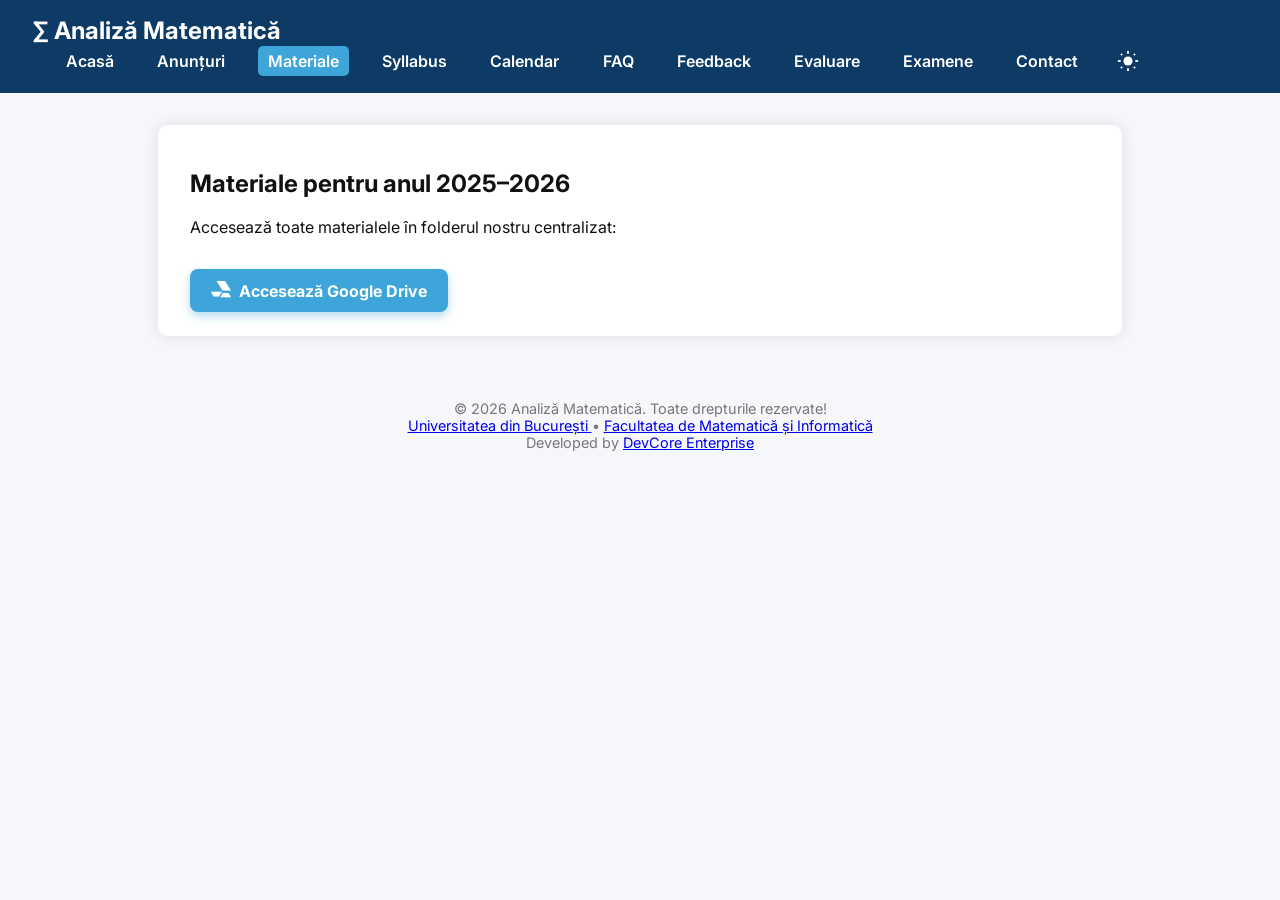
<file: materiale.html>
<!DOCTYPE html>
<html lang="ro">
<head>
  <meta charset="UTF-8" />
  <meta name="viewport" content="width=device-width, initial-scale=1" />
  
  <link href="https://fonts.googleapis.com/css2?family=Inter&display=swap" rel="stylesheet" />
  <link rel="stylesheet" href="styles.css" />

  <title>Materiale și Cursuri | Analiza Matematică</title>
  <meta name="description" content="Descarcă și consultă materialele de curs, seminarele și resursele adiționale pentru Analiza Matematică." />
  <link rel="canonical" href="https://analizamatematica.site/materiale.html" />
  <meta property="og:title" content="Materiale și Cursuri | Analiza Matematică" />
  <meta property="og:description" content="Descarcă și consultă materialele de curs, seminarele și resursele adiționale pentru Analiza Matematică." />
  <meta property="og:url" content="https://analizamatematica.site/materiale.html" />
  <meta property="og:type" content="website" />
  <meta property="og:site_name" content="Analiza Matematică" />
  <meta name="twitter:card" content="summary_large_image" />
  <meta name="twitter:title" content="Materiale și Cursuri | Analiza Matematică" />
  <meta name="twitter:description" content="Descarcă și consultă materialele de curs, seminarele și resursele adiționale pentru Analiza Matematică." />

  <link rel="icon" type="image/png" href="favicon.png">
  <link rel="apple-touch-icon" href="apple-touch-icon.png">
</head>
<body>
  <header>
    <div class="logo">∑ Analiză Matematică</div>
    <nav>
      <a href="index.html">Acasă</a>
      <a href="anunturi.html">Anunțuri</a>
      <a href="materiale.html" class="active">Materiale</a>
      <a href="syllabus.html">Syllabus</a>
      <a href="calendar.html">Calendar</a>
      <a href="faq.html">FAQ</a>
      <a href="feedback.html">Feedback</a>
      <a href="evaluare.html">Evaluare</a>
      <a href="examene.html">Examene</a>
      <a href="contact.html">Contact</a>
      <button id="mode-toggle" aria-label="Toggle Light/Dark Mode">
        <svg class="mode-icon" viewBox="0 0 24 24" id="mode-icon" xmlns="http://www.w3.org/2000/svg">
          <path d="M21 12.79A9 9 0 0112.21 3a7 7 0 000 14 9 9 0 008.79-4.21z"/>
        </svg>
      </button>
    </nav>
  </header>

  <main>
    <section class="container">
      <h1>Materiale pentru anul 2025–2026</h1>
      <p>Accesează toate materialele în folderul nostru centralizat:</p>

      <a href="https://drive.google.com/drive/folders/1abL8h0QK4ReQc2ZSG_4taY_Pwi8d3CZx?usp=sharing" target="_blank" rel="noopener noreferrer" class="drive-button">
        <svg width="20" height="20" viewBox="0 0 512 512" fill="currentColor">
          <path d="M448 416H236l65-112h147l65 112zM277 272l-73 127H64L0 272h277zM294 240h218L359 0H141l153 240z"/>
        </svg>
        Accesează Google Drive
      </a>
    </section>
  </main>

<footer class="site-footer">
  <div class="footer-content">
    <div class="footer-left">
      © 2026 Analiză Matematică. Toate drepturile rezervate!
    </div>

    <div class="footer-links">
      <a href="https://www.unibuc.ro" target="_blank" rel="noopener noreferrer">
        Universitatea din București
      </a>
      <span>•</span>
      <a href="https://fmi.unibuc.ro" target="_blank" rel="noopener noreferrer">
        Facultatea de Matematică și Informatică
      </a>
    </div>

    <div class="footer-right">
      Developed by
      <a href="https://www.devcore-enterprise.site" target="_blank" rel="noopener noreferrer">
        DevCore Enterprise
      </a>
    </div>
  </div>
</footer>

<script src="script.js"></script>
</body>
</html>
</file>
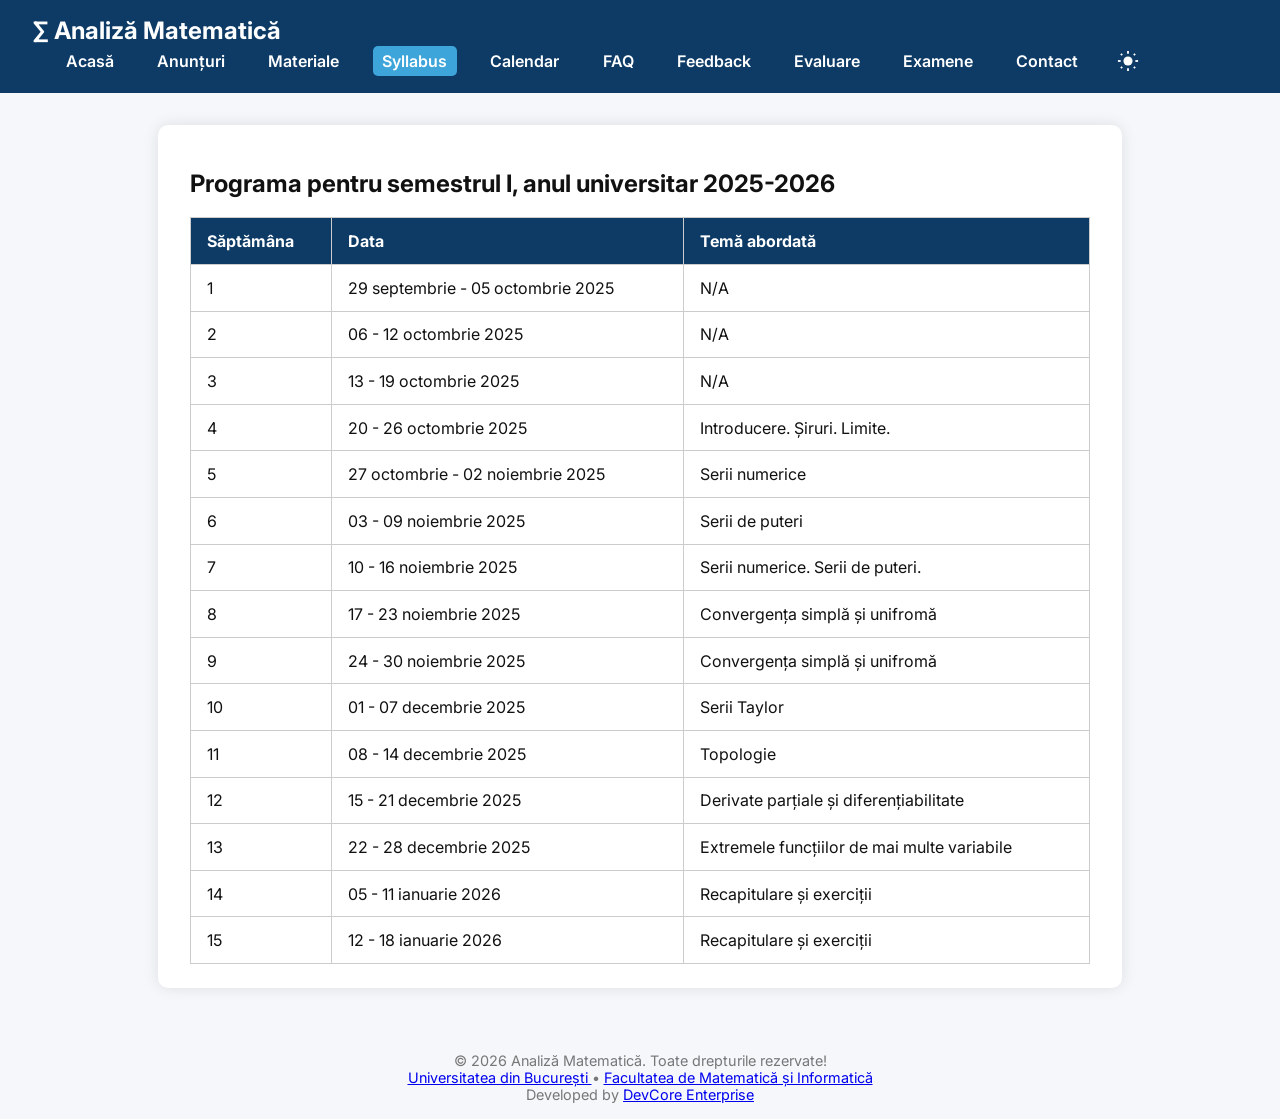
<file: syllabus.html>
<!DOCTYPE html>
<html lang="ro">
<head>
  <meta charset="UTF-8" />
  <meta name="viewport" content="width=device-width, initial-scale=1" />
  
  <link href="https://fonts.googleapis.com/css2?family=Inter&display=swap" rel="stylesheet" />
  <link rel="stylesheet" href="styles.css" />

  <title>Syllabus | Analiza Matematică</title>
  <meta name="description" content="Programa analitică completă, bibliografia și structura cursului de Analiză Matematică." />
  <link rel="canonical" href="https://analizamatematica.site/syllabus.html" />
  <meta property="og:title" content="Syllabus | Analiza Matematică" />
  <meta property="og:description" content="Programa analitică completă, bibliografia și structura cursului de Analiză Matematică." />
  <meta property="og:url" content="https://analizamatematica.site/syllabus.html" />
  <meta property="og:type" content="website" />
  <meta property="og:site_name" content="Analiza Matematică" />
  <meta name="twitter:card" content="summary_large_image" />
  <meta name="twitter:title" content="Syllabus | Analiza Matematică" />
  <meta name="twitter:description" content="Programa analitică completă, bibliografia și structura cursului de Analiză Matematică." />

  <link rel="icon" type="image/png" href="favicon.png">
  <link rel="apple-touch-icon" href="apple-touch-icon.png">
</head>
<body>
  <header>
    <div class="logo">∑ Analiză Matematică</div>
    <nav>
      <a href="index.html">Acasă</a>
      <a href="anunturi.html">Anunțuri</a>
      <a href="materiale.html">Materiale</a>
      <a href="syllabus.html" class="active">Syllabus</a>
      <a href="calendar.html">Calendar</a>
      <a href="faq.html">FAQ</a>
      <a href="feedback.html">Feedback</a>
      <a href="evaluare.html">Evaluare</a>
      <a href="examene.html">Examene</a>
      <a href="contact.html">Contact</a>
      <button id="mode-toggle" aria-label="Toggle Light/Dark Mode">
        <svg class="mode-icon" viewBox="0 0 24 24" id="mode-icon" xmlns="http://www.w3.org/2000/svg">
          <path d="M21 12.79A9 9 0 0112.21 3a7 7 0 000 14 9 9 0 008.79-4.21z"/>
        </svg>
      </button>
    </nav>
  </header>

  <main>
    <section class="container">
      <h1>Programa pentru semestrul I, anul universitar 2025-2026</h1>
      <table>
        <thead>
          <tr>
            <th>Săptămâna</th>
            <th>Data</th>
            <th>Temă abordată</th>
          </tr>
        </thead>
        <tbody>
          <tr><td>1</td><td>29 septembrie - 05 octombrie 2025</td><td>N/A</td></tr>
          <tr><td>2</td><td>06 - 12 octombrie 2025</td><td>N/A</td></tr>
          <tr><td>3</td><td>13 - 19 octombrie 2025</td><td>N/A</td></tr>
          <tr><td>4</td><td>20 - 26 octombrie 2025</td><td>Introducere. Șiruri. Limite.</td></tr>
          <tr><td>5</td><td>27 octombrie - 02 noiembrie 2025</td><td>Serii numerice</td></tr>
          <tr><td>6</td><td>03 - 09 noiembrie 2025</td><td>Serii de puteri</td></tr>
          <tr><td>7</td><td>10 - 16 noiembrie 2025</td><td>Serii numerice. Serii de puteri.</td></tr>
          <tr><td>8</td><td>17 - 23 noiembrie 2025</td><td>Convergența simplă și unifromă</td></tr>
          <tr><td>9</td><td>24 - 30 noiembrie 2025</td><td>Convergența simplă și unifromă</td></tr>
          <tr><td>10</td><td>01 - 07 decembrie 2025</td><td>Serii Taylor</td></tr>
          <tr><td>11</td><td>08 - 14 decembrie 2025</td><td>Topologie</td></tr>
          <tr><td>12</td><td>15 - 21 decembrie 2025</td><td>Derivate parțiale și diferențiabilitate</td></tr>
          <tr><td>13</td><td>22 - 28 decembrie 2025</td><td>Extremele funcțiilor de mai multe variabile</td></tr>
          <tr><td>14</td><td>05 - 11 ianuarie 2026</td><td>Recapitulare și exerciții</td></tr>
          <tr><td>15</td><td>12 - 18 ianuarie 2026</td><td>Recapitulare și exerciții</td></tr>
        </tbody>
      </table>
    </section>
  </main>

<footer class="site-footer">
  <div class="footer-content">
    <div class="footer-left">
      © 2026 Analiză Matematică. Toate drepturile rezervate!
    </div>

    <div class="footer-links">
      <a href="https://www.unibuc.ro" target="_blank" rel="noopener noreferrer">
        Universitatea din București
      </a>
      <span>•</span>
      <a href="https://fmi.unibuc.ro" target="_blank" rel="noopener noreferrer">
        Facultatea de Matematică și Informatică
      </a>
    </div>

    <div class="footer-right">
      Developed by
      <a href="https://www.devcore-enterprise.site" target="_blank" rel="noopener noreferrer">
        DevCore Enterprise
      </a>
    </div>
  </div>
</footer>

<script src="script.js"></script>
</body>
</html>
</file>
<file: styles.css>
@import url('https://fonts.googleapis.com/css2?family=Inter&display=swap');

:root {
  --blue-dark: #0d3b66;
  --blue-light: #3da5d9;
  --background-light: #f5f7fa;
  --text-light: #111;
  --background-dark: #121212;
  --text-dark: #e0e0e0;
  --container-bg-light: #fff;
  --container-bg-dark: #1e1e1e;
  --button-bg: #3da5d9;
  --button-hover-bg: #0d3b66;
  --button-text-color: #fff;
  --note-color: orange;
}

body {
  font-family: 'Inter', sans-serif;
  margin: 0;
  background-color: var(--background-light);
  color: var(--text-light);
  transition: background-color 0.3s, color 0.3s;
}

body.dark {
  background-color: var(--background-dark);
  color: var(--text-dark);
}

header {
  display: flex;
  justify-content: space-between;
  align-items: center;
  padding: 1rem 2rem;
  background-color: var(--blue-dark);
  color: white;
  flex-wrap: wrap;
}

.logo {
  font-weight: 700;
  font-size: 1.5rem;
  user-select: none;
}

nav {
  display: flex;
  align-items: center;
  flex-wrap: wrap;
}

nav a {
  color: white;
  text-decoration: none;
  margin-left: 1.5rem;
  font-weight: 600;
  position: relative;
  padding: 0.3rem 0.6rem;
  border-radius: 5px;
  transition: background-color 0.3s, color 0.3s;
  white-space: nowrap;
}

nav a.active,
nav a:hover {
  background-color: var(--blue-light);
  color: white;
}

nav button#mode-toggle {
  margin-left: 1.5rem;
  background: none;
  border: none;
  cursor: pointer;
  user-select: none;
  padding: 0.3rem;
  border-radius: 5px;
  transition: background-color 0.3s;
  color: white;
  display: flex;
  align-items: center;
}

nav button#mode-toggle:hover {
  background-color: var(--blue-light);
}

.mode-icon {
  width: 22px;
  height: 22px;
  fill: currentColor;
  stroke: none;
}

.container {
  max-width: 900px;
  margin: 2rem auto;
  padding: 1.5rem 2rem;
  background: var(--container-bg-light);
  color: var(--text-light);
  border-radius: 10px;
  box-shadow: 0 0 15px rgb(0 0 0 / 0.1);
  transition: background-color 0.3s, color 0.3s;
}

body.dark .container {
  background: var(--container-bg-dark);
  color: var(--text-dark);
}

.details p {
  font-size: 1.1rem;
  margin: 0.5rem 0;
}

.contact-info {
  display: flex;
  flex-direction: column;
  gap: 2rem;
}

.contact-row {
  display: flex;
  gap: 2rem;
  width: 100%;
}

.contact-row .person {
  flex: 1;
  background: var(--blue-light);
  padding: 1rem 1.5rem;
  border-radius: 8px;
  color: white;
  box-shadow: 0 2px 8px rgba(61,165,217,0.4);
  box-sizing: border-box;
}

.contact-row.single .person {
  width: 100%;
}

.contact-info .person h2 {
  margin-top: 0;
  border-bottom: 2px solid rgba(255,255,255,0.3);
  padding-bottom: 0.3rem;
}

.contact-info .person a {
  color: white;
  text-decoration: underline;
}

.general-contact {
  background: var(--blue-light);
  color: white;
  padding: 1rem 1.5rem;
  border-radius: 8px;
  margin-bottom: 2rem;
  box-shadow: 0 2px 8px rgba(61,165,217,0.4);
}

.general-contact a {
  color: white;
  text-decoration: underline;
}

@media (max-width: 600px) {

  .contact-row {
    flex-direction: column;
  }

}

.drive-button,
.feedback-button {
  display: inline-flex;
  align-items: center;
  gap: 0.5rem;
  font-weight: 700;
  padding: 0.7rem 1.3rem;
  border-radius: 8px;
  text-decoration: none;
  box-shadow: 0 4px 10px rgb(61 165 217 / 0.4);
  transition: background-color 0.3s, box-shadow 0.3s;
  margin-top: 1rem;
  color: var(--button-text-color);
}

.drive-button {
  background-color: var(--button-bg);
}

.drive-button svg {
  width: 20px;
  height: 20px;
  stroke: currentColor;
  stroke-width: 2;
}

.drive-button:hover {
  background-color: var(--button-hover-bg);
  box-shadow: 0 6px 14px rgb(13 59 102 / 0.7);
}

.feedback-button {
  background-color: #ff9900;
  font-weight: 600;
  font-size: 1rem;
}

.feedback-button:hover {
  background-color: #cc7a00;
}

table {
  width: 100%;
  border-collapse: collapse;
  margin-top: 1rem;
}

thead {
  background-color: var(--blue-dark);
  color: white;
}

th, td {
  padding: 0.8rem 1rem;
  border: 1px solid #ccc;
  text-align: left;
}

body.dark thead {
  background-color: #0b2c4a;
  color: var(--text-dark);
}

body.dark th,
body.dark td {
  border-color: #444;
}

.announcement {
  border: 1px solid #ccc;
  border-radius: 10px;
  padding: 1rem 1.5rem;
  margin: 1.5rem 0;
  background-color: #f9f9f9;
  transition: background-color 0.3s, border-color 0.3s;
}

body.dark .announcement {
  background-color: #1f1f1f;
  border-color: #444;
}

.announcement h2 {
  margin-top: 0;
  font-size: 1.3rem;
}

.announcement p {
  margin: 0.5rem 0;
}

.faq-item {
  border-left: 4px solid var(--blue-light);
  margin-bottom: 2rem;
  padding-left: 1.5rem;
}

.faq-item h3.question {
  font-weight: bold;
  font-size: 1.2rem;
  margin: 0;
  color: var(--blue-dark);
  transition: color 0.3s;
}

body.dark .faq-item h3.question {
  color: var(--text-dark);
}

.faq-item p.answer {
  font-size: 1rem;
  margin-top: 0.5rem;
  line-height: 1.5;
  color: var(--text-light);
  transition: color 0.3s;
}

body.dark .faq-item p.answer {
  color: var(--text-dark);
}

.faq-item p.answer a {
  color: var(--blue-light);
  text-decoration: underline;
}

.faq-item p.answer a:hover {
  color: var(--blue-dark);
}

.note {
  font-size: 1rem;
  color: var(--note-color);
  font-weight: 600;
  margin-top: 1rem;
  display: flex;
  align-items: center;
}

.icon-note {
  width: 20px;
  height: 20px;
  stroke: var(--note-color);
  fill: var(--note-color);
  margin-right: 0.5rem;
}

footer {
  text-align: center;
  padding: 1rem 2rem;
  color: #777;
  font-size: 0.9rem;
  margin-top: 3rem;
  user-select: none;
}

@media (max-width: 600px) {

  .contact-row {
    flex-direction: column;
  }

  nav a {
    margin-left: 1rem;
    font-size: 0.9rem;
  }

}
</file>
